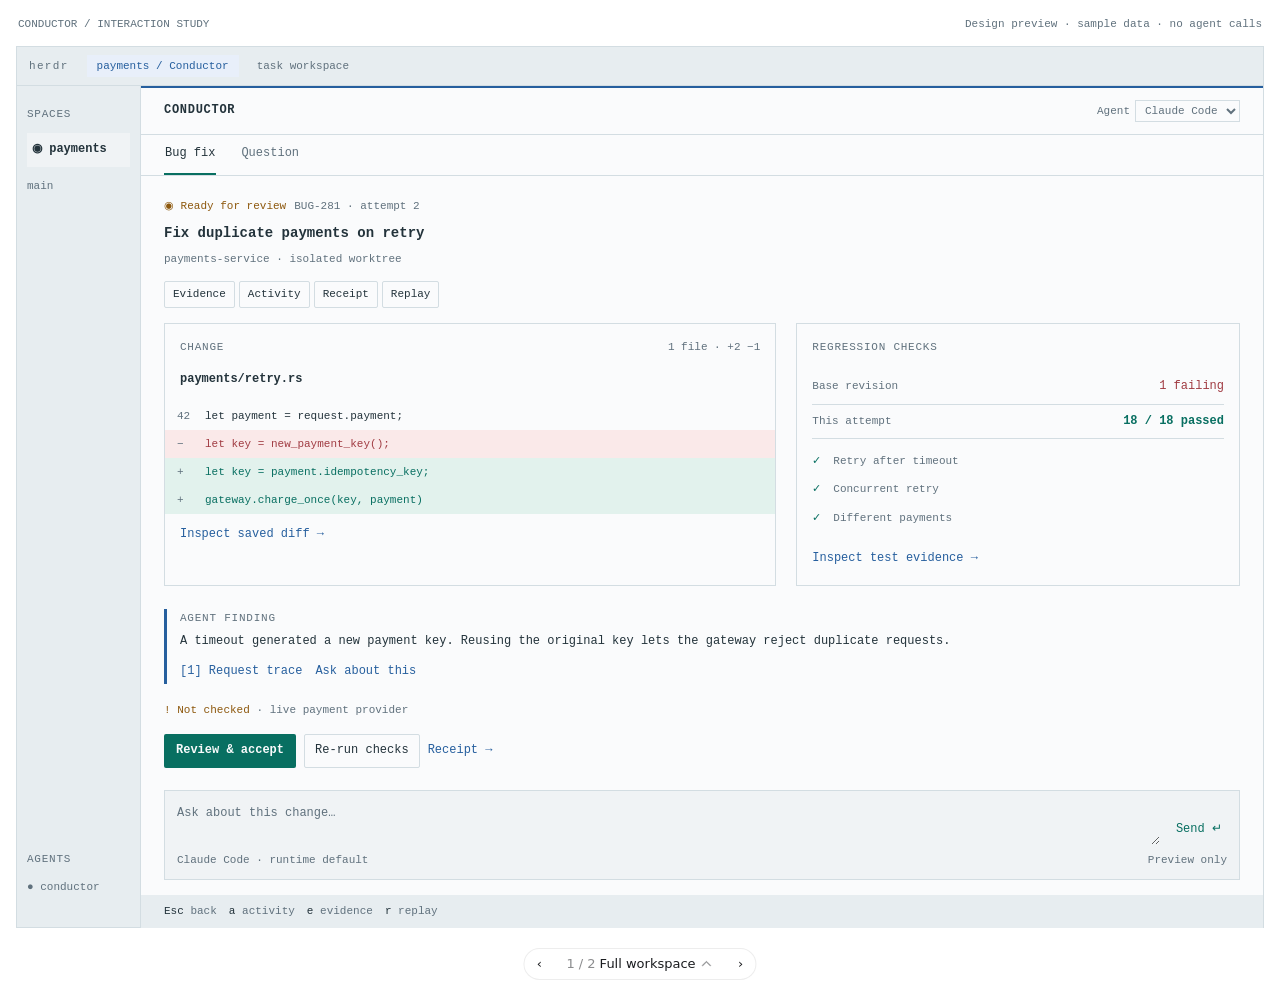
<file: docs/design/agent-workbench/prototype.html>
<!doctype html>
<html lang="en" data-visualize-standalone>
<head>
<meta charset="utf-8">
<meta name="viewport" content="width=device-width, initial-scale=1">
<meta name="referrer" content="no-referrer">
<meta http-equiv="Content-Security-Policy" content="default-src 'none'; script-src 'unsafe-inline' 'unsafe-eval' 'wasm-unsafe-eval' blob: data: https://cdnjs.cloudflare.com https://cdn.jsdelivr.net https://esm.sh https://fonts.bunny.net https://fonts.googleapis.com https://fonts.gstatic.com https://unpkg.com; style-src 'unsafe-inline' blob: data: https://cdnjs.cloudflare.com https://cdn.jsdelivr.net https://esm.sh https://fonts.bunny.net https://fonts.googleapis.com https://fonts.gstatic.com https://unpkg.com; img-src blob: data: https://cdnjs.cloudflare.com https://cdn.jsdelivr.net https://esm.sh https://fonts.bunny.net https://fonts.googleapis.com https://fonts.gstatic.com https://unpkg.com; font-src blob: data: https://cdnjs.cloudflare.com https://cdn.jsdelivr.net https://esm.sh https://fonts.bunny.net https://fonts.googleapis.com https://fonts.gstatic.com https://unpkg.com; media-src blob: data: https://cdnjs.cloudflare.com https://cdn.jsdelivr.net https://esm.sh https://fonts.bunny.net https://fonts.googleapis.com https://fonts.gstatic.com https://unpkg.com; worker-src blob:; connect-src blob: data:; frame-src 'self'; object-src 'none'; base-uri 'none'; form-action 'none'">
<title>Conductor agent workbench — design proposal</title>
<style>:root{color-scheme:light dark;background:light-dark(rgb(255 255 255), rgb(24 24 24))}html,body{margin:0}body{box-sizing:border-box;padding:1rem;background:inherit}iframe{display:block;width:100%;height:calc(100vh - 2rem);margin:0 auto;border:0}</style>
</head>
<body>
<iframe id="codex-visualization" sandbox="allow-scripts" referrerpolicy="no-referrer" title="Conductor agent workbench — design proposal" data-srcdoc="&lt;!doctype html&gt;
&lt;html lang=&quot;en&quot; data-visualize-standalone&gt;
&lt;head&gt;
&lt;meta charset=&quot;utf-8&quot;&gt;
&lt;meta name=&quot;viewport&quot; content=&quot;width=device-width, initial-scale=1&quot;&gt;
&lt;meta name=&quot;referrer&quot; content=&quot;no-referrer&quot;&gt;
&lt;meta http-equiv=&quot;Content-Security-Policy&quot; content=&quot;default-src &#x27;none&#x27;; script-src &#x27;unsafe-inline&#x27; &#x27;unsafe-eval&#x27; &#x27;wasm-unsafe-eval&#x27; blob: data: https://cdnjs.cloudflare.com https://cdn.jsdelivr.net https://esm.sh https://fonts.bunny.net https://fonts.googleapis.com https://fonts.gstatic.com https://unpkg.com; style-src &#x27;unsafe-inline&#x27; blob: data: https://cdnjs.cloudflare.com https://cdn.jsdelivr.net https://esm.sh https://fonts.bunny.net https://fonts.googleapis.com https://fonts.gstatic.com https://unpkg.com; img-src blob: data: https://cdnjs.cloudflare.com https://cdn.jsdelivr.net https://esm.sh https://fonts.bunny.net https://fonts.googleapis.com https://fonts.gstatic.com https://unpkg.com; font-src blob: data: https://cdnjs.cloudflare.com https://cdn.jsdelivr.net https://esm.sh https://fonts.bunny.net https://fonts.googleapis.com https://fonts.gstatic.com https://unpkg.com; media-src blob: data: https://cdnjs.cloudflare.com https://cdn.jsdelivr.net https://esm.sh https://fonts.bunny.net https://fonts.googleapis.com https://fonts.gstatic.com https://unpkg.com; worker-src blob:; connect-src blob: data:; frame-src &#x27;none&#x27;; object-src &#x27;none&#x27;; base-uri &#x27;none&#x27;; form-action &#x27;none&#x27;&quot;&gt;
&lt;title&gt;Conductor agent workbench — design proposal&lt;/title&gt;
&lt;style&gt;:root {
  color-scheme: light dark;
  background-color: var(
    --background,
    var(--color-background-primary, light-dark(rgb(255 255 255), rgb(24 24 24)))
  ) !important;

  /* Agent-facing contract; keep in sync with SKILL.md. */
  --background: var(
    --color-background-primary,
    light-dark(rgb(255 255 255), rgb(24 24 24))
  );
  --foreground: var(
    --color-text-primary,
    light-dark(rgb(26 28 31), rgb(255 255 255))
  );
  --card: color-mix(in oklab, var(--foreground) 5%, var(--background));
  --card-foreground: var(
    --color-text-primary,
    light-dark(rgb(26 28 31), rgb(255 255 255))
  );
  --popover: var(
    --color-background-secondary,
    light-dark(rgb(255 255 255), rgb(45 45 45))
  );
  --popover-foreground: var(
    --color-text-primary,
    light-dark(rgb(26 28 31), rgb(255 255 255))
  );
  --primary: var(
    --color-text-info,
    light-dark(rgb(51 156 255), rgb(131 195 255))
  );
  --primary-foreground: var(
    --color-text-inverse,
    light-dark(rgb(255 255 255), rgb(13 13 13))
  );
  --secondary: var(
    --color-background-secondary,
    light-dark(rgb(255 255 255 / 96%), rgb(54 54 54 / 96%))
  );
  --secondary-foreground: var(
    --color-text-primary,
    light-dark(rgb(26 28 31), rgb(255 255 255))
  );
  --muted: color-mix(in srgb, var(--foreground) 10%, transparent);
  --muted-foreground: var(
    --color-text-secondary,
    light-dark(rgb(26 28 31 / 49.4%), rgb(255 255 255 / 49.8%))
  );
  --accent: var(
    --color-background-info,
    light-dark(rgb(229 242 255), rgb(13 39 63))
  );
  --accent-foreground: var(
    --color-text-info,
    light-dark(rgb(51 156 255), rgb(131 195 255))
  );
  --destructive: var(
    --color-text-warning,
    light-dark(rgb(226 85 7), rgb(255 133 73))
  );
  --border: var(
    --color-border-secondary,
    light-dark(rgb(26 28 31 / 8%), rgb(255 255 255 / 8.2%))
  );
  --input: var(
    --color-border-primary,
    light-dark(
      rgb(26 28 31 / 11.8%),
      color-mix(in oklab, rgb(0 0 0) 10%, transparent)
    )
  );
  --ring: var(
    --color-ring-primary,
    light-dark(rgb(51 156 255), rgb(131 195 255 / 76%))
  );
  --font-size-base: var(--font-text-md-size, 14px);
  --blue: light-dark(rgb(51 156 255), rgb(51 156 255));
  --orange: light-dark(rgb(226 85 7), rgb(251 106 34));
  --green: light-dark(rgb(0 162 64), rgb(64 201 119));
  --red: light-dark(rgb(224 46 42), rgb(255 103 100));
  --purple: light-dark(rgb(146 79 247), rgb(173 123 249));
  --yellow: light-dark(rgb(255 195 0), rgb(255 210 64));
  --viz-series-1: var(--primary);
  --viz-series-2: light-dark(rgb(243 136 59), rgb(245 154 86));
  --viz-series-3: light-dark(rgb(93 201 119), rgb(116 213 139));
  --viz-series-4: light-dark(rgb(235 119 177), rgb(240 143 192));
  --viz-series-5: light-dark(rgb(155 121 236), rgb(170 145 239));
  --viz-series-6: light-dark(rgb(58 185 177), rgb(90 203 194));

  /* Internal implementation variables; not part of the agent contract. */
  --font-sans: -apple-system, system-ui, &quot;Segoe UI&quot;, sans-serif;
  --font-mono:
    ui-monospace, SFMono-Regular, &quot;SF Mono&quot;, Menlo, Consolas, &quot;Liberation Mono&quot;,
    monospace;
  --font-size-normal: max(11px, var(--font-size-base));
  --font-size-tooltip: calc(var(--font-size-base) - 1px);
  --font-size-small: max(11px, calc(var(--font-size-base) - 2px));
  --font-size-h1: calc(var(--font-size-normal) * 1.7142857143);
  --font-size-h2: calc(var(--font-size-normal) * 1.4285714286);
  --font-size-h3: calc(var(--font-size-normal) * 1.2857142857);
  --font-weight-normal: 430;
  --font-weight-medium: 500;
  --icon-size: 16px;
  --line-height-normal: calc(var(--font-size-normal) * 1.5);
  --line-height-tooltip: calc(var(--font-size-tooltip) * 1.4285714286);
  --line-height-small: calc(var(--font-size-small) + 4px);
  --corner-shape: round;
  --radius: var(--border-radius-lg, 10px);
  --radius-sm: calc(var(--radius) * 0.6);
  --radius-md: calc(var(--radius) * 0.8);
  --radius-lg: var(--radius);
  --radius-2xl: calc(var(--radius) * 1.6);
  --radius-full: 9999px;
  --shadow-sm: 0 1px 2px -1px rgb(0 0 0 / 8%);
  --checkmark-image: url(&quot;data:image/svg+xml,%3Csvg xmlns=&#x27;http://www.w3.org/2000/svg&#x27; viewBox=&#x27;0 0 17 17&#x27;%3E%3Cpath d=&#x27;M12.8961 3.64101C13.1297 3.41418 13.4984 3.37523 13.7779 3.56581C14.0571 3.75635 14.1554 4.11331 14.0299 4.41347L13.9615 4.53847L7.71151 13.7045C7.59411 13.8767 7.4063 13.9877 7.19881 14.0072C6.99136 14.0267 6.78564 13.9533 6.63826 13.806L2.88826 10.056L2.79842 9.9457C2.6192 9.67407 2.64927 9.30496 2.88826 9.06581C3.12738 8.82669 3.49647 8.79676 3.76815 8.97597L3.8785 9.06581L7.03084 12.2182L12.8053 3.74941L12.8961 3.64101Z&#x27;/%3E%3C/svg%3E&quot;);

  /* Legacy aliases; not part of the current agent contract. */
  --viz-bg: transparent;
  --viz-panel: var(--card);
  --viz-border: var(--border);
  --viz-text: var(--foreground);
  --viz-muted: var(--muted-foreground);
  --viz-accent: var(--primary);
  --viz-accent-text: var(--primary-foreground);
  --viz-accent-bg: var(--accent);
  --viz-font-size: var(--font-size-base);
  --viz-warning: var(--destructive);
}

:root[data-theme=&quot;light&quot;] {
  color-scheme: light;
}

:root[data-theme=&quot;dark&quot;] {
  color-scheme: dark;
}

* {
  box-sizing: border-box;
}

html &gt; body {
  /* Preserve MCP aliases for older inline renderers without creating :root cycles. */
  --color-background-primary: var(
    --background,
    light-dark(rgb(255 255 255), rgb(24 24 24))
  );
  --color-text-primary: var(
    --foreground,
    light-dark(rgb(26 28 31), rgb(255 255 255))
  );
  --color-border-secondary: var(
    --border,
    light-dark(rgb(26 28 31 / 8%), rgb(255 255 255 / 8.2%))
  );

  margin: 0;
  padding: var(--visualize-paint-gutter, 0px);
  color: var(--foreground);
  background: transparent !important;
  font-family: var(--font-sans) !important;
  font-size: var(--font-size-normal);
  font-weight: var(--font-weight-normal);
  line-height: var(--line-height-normal);
}

.cursor-interaction {
  cursor: var(--cursor-interaction, pointer);
}

a {
  color: color-mix(in srgb, var(--viz-accent) 80%, var(--viz-text) 20%);
  cursor: var(--cursor-interaction, pointer);
  font-weight: var(--font-weight-medium, 500);
  text-decoration: none;
  text-underline-offset: 2px;
}

a:is(:hover, :focus-visible) {
  text-decoration-line: underline;
  text-decoration-style: dashed;
  text-decoration-thickness: 0.5px;
}

h1,
h2,
h3,
h4,
h5,
h6,
p {
  margin-block: 0;
}

h1 {
  font-size: var(--font-size-h1);
  font-weight: var(--font-weight-medium);
  line-height: 1.25;
}

h2 {
  font-size: var(--font-size-h2);
  font-weight: var(--font-weight-medium);
  line-height: 1.25;
}

h3,
h4,
h5,
h6 {
  font-size: var(--font-size-h3);
  font-weight: var(--font-weight-medium);
  line-height: 1.3;
}

b,
strong,
th {
  font-weight: var(--font-weight-medium);
}

code:not(pre code) {
  display: inline;
  padding: 1px 6px;
  border-radius: var(--radius-sm);
  corner-shape: var(--corner-shape);
  background: var(--muted);
  font-family: var(--font-mono);
  font-size: 0.92em;
  overflow-wrap: anywhere;
  -webkit-box-decoration-break: clone;
  box-decoration-break: clone;
  word-break: break-word;
}

.table-responsive {
  width: 100%;
  overflow-x: auto;
  scrollbar-width: thin;
}

.table {
  width: 100%;
  border-collapse: collapse;
  color: var(--foreground);
  font: inherit;
  text-align: start;
}

.table :is(th, td) {
  padding-block: 10px;
  padding-inline: 0 24px;
  overflow-wrap: anywhere;
  border-bottom: 1px solid var(--border);
  text-align: start;
  vertical-align: top;
}

.table-responsive &gt; .table :is(th, td) {
  overflow-wrap: break-word;
}

.table :is(th, td):last-child {
  padding-inline-end: 0;
}

.table :is(caption, thead th) {
  font-weight: 600;
}

.table thead th {
  padding-block: 8px;
  border-bottom-color: color-mix(in srgb, var(--foreground) 16%, transparent);
}

.table tbody tr:last-child :is(th, td) {
  border-bottom: 0;
}

.table.table-sm :is(th, td) {
  padding-block: 6px;
}

.table.table-sm :is(th, td):not(:last-child) {
  padding-inline-end: 16px;
}

.table :is(.text-end, [align=&quot;right&quot;]) {
  text-align: end;
  font-variant-numeric: tabular-nums;
}

.table :is(.text-center, [align=&quot;center&quot;]) {
  text-align: center;
}

.table .text-nowrap {
  white-space: nowrap;
}

#widget {
  display: flex;
  flex-direction: column;
  gap: 12px;
  width: 100%;
  padding: 0;
  background: transparent !important;
}

.card {
  min-width: 0;
  padding: 12px;
  overflow: hidden;
  overflow-wrap: break-word;
  border-radius: var(--radius-2xl);
  corner-shape: var(--corner-shape);
  color: var(--card-foreground);
  background: var(--card);
}

.widget {
  min-width: 0;
  overflow: hidden;
  border: 0;
  border-radius: var(--radius-lg);
  corner-shape: var(--corner-shape);
  box-shadow: 0 0 0 0.5px var(--border-strong, var(--border));
  color: var(--foreground);
  background: var(--background);
}

#widget &gt; :not(.card, .widget, .progress) {
  width: 100% !important;
  max-width: none !important;
  margin: 0 !important;
  padding: 0 !important;
  border: 0 !important;
  border-radius: 0 !important;
  background: transparent !important;
  box-shadow: none !important;
}

.tooltip {
  position: fixed;
  z-index: 50;
  top: 0;
  left: 0;
  width: max-content;
  max-width: min(
    20rem,
    var(--tooltip-available-width, calc(100vw - 10px)),
    calc(100vw - 10px)
  );
  max-height: min(
    var(--tooltip-available-height, calc(100vh - 10px)),
    calc(100vh - 10px)
  );
  padding: 4px 8px;
  border: 1px solid var(--border);
  border-radius: var(--radius-lg);
  corner-shape: var(--corner-shape);
  color: var(--popover-foreground);
  background: var(--popover);
  box-shadow: none;
  font-size: var(--font-size-tooltip);
  line-height: var(--line-height-tooltip);
  overflow-wrap: break-word;
  white-space: normal;
  pointer-events: none;
  user-select: none;
}

.viz-grid {
  display: grid;
  grid-template-columns: repeat(auto-fit, minmax(max(180px, 24%), 1fr));
  gap: 10px;
}

.viz-stat {
  display: flex;
  flex-direction: column;
  gap: 2px;
}

.viz-stat-value {
  font-size: var(--font-size-h2);
  font-weight: var(--font-weight-medium);
  line-height: 1.25;
}

.viz-row {
  display: flex;
  flex-wrap: wrap;
  align-items: center;
  gap: 10px;
}

hr {
  width: 100%;
  height: 1px;
  margin-block: 6px;
  border: 0;
  background: var(--border);
}

.nav {
  display: flex;
  min-width: 0;
  align-items: center;
  gap: 4px;
}

.progress {
  display: flex;
  height: 8px;
  margin-block: calc((var(--line-height-normal, 1.5em) - 8px) / 2);
  overflow: hidden;
  border: 0;
  border-radius: var(--radius-full);
  background: var(--muted);
}

.progress-bar:only-child {
  border-radius: var(--radius-full);
}

.progress-bar {
  height: 100%;
  flex-shrink: 0;
  border: 0;
  background: var(--viz-series-1);
}

.viz-badge {
  padding: 3px 8px;
  border-radius: var(--radius-full);
  color: var(--accent-foreground);
  background: var(--accent);
  font-weight: var(--font-weight-medium);
}

small,
.text-small,
.viz-badge {
  font-size: var(--font-size-small);
  line-height: var(--line-height-small);
}

.text-muted {
  color: var(--muted-foreground);
}

.tabular-nums {
  font-variant-numeric: tabular-nums;
}

.sr-only {
  position: absolute;
  width: 1px;
  height: 1px;
  padding: 0;
  overflow: hidden;
  clip: rect(0, 0, 0, 0);
  white-space: nowrap;
  border: 0;
}

.viz-controls {
  display: flex;
  flex-wrap: wrap;
  align-items: center;
  gap: 8px;
}

.viz-controls &gt; .form-label {
  display: grid;
  min-width: min(100%, 260px);
  flex: 1 1 280px;
  grid-template-columns: minmax(0, 1fr) auto;
  align-items: baseline;
  gap: 2px 12px;
  margin-bottom: 0;
}

.viz-controls &gt; .form-label &gt; :is(.form-control, .form-range, .form-select) {
  grid-column: 1 / -1;
}

.btn,
.nav-link,
.form-check-input,
.form-control,
.form-range,
.form-select {
  font: inherit;
}

.btn,
.nav-link {
  appearance: button;
  display: inline-flex;
  inline-size: fit-content;
  max-inline-size: 100%;
  min-height: 28px;
  align-items: center;
  justify-content: center;
  gap: 4px;
  margin: 0;
  padding: 0 8px;
  -webkit-app-region: no-drag;
  border: 1px solid var(--input);
  border-radius: var(--radius-lg);
  corner-shape: var(--corner-shape);
  color: var(--secondary-foreground);
  background: var(--secondary);
  cursor: var(--cursor-interaction, pointer);
  text-align: center;
  text-decoration: none;
  white-space: nowrap;
  user-select: none;
  -webkit-font-smoothing: antialiased;
}

.btn:is(.btn-block, .viz-tile) {
  inline-size: 100%;
}

.btn.viz-tile {
  min-width: 0;
  overflow-wrap: anywhere;
  white-space: normal;
}

a.btn {
  cursor: var(--cursor-interaction, pointer);
  text-decoration: none;
}

.btn:not(:disabled):hover,
.nav-link:not(:disabled):not([aria-disabled=&quot;true&quot;]):hover {
  background: color-mix(in srgb, var(--foreground) 6%, var(--secondary));
}

.btn-primary {
  border-color: transparent;
  color: var(--primary-foreground);
  background: var(--foreground);
  background-clip: padding-box;
}

.btn-primary .text-muted {
  color: color-mix(in srgb, var(--primary-foreground) 50%, transparent);
}

.btn-primary:not(:disabled):hover {
  background: color-mix(in srgb, var(--foreground) 80%, transparent);
  background-clip: padding-box;
}

.btn-ghost {
  border-color: transparent;
  color: var(--muted-foreground);
  background: transparent;
}

.btn-ghost:not(:disabled):hover {
  color: var(--foreground);
  background: color-mix(in srgb, var(--foreground) 6%, var(--secondary));
}

.nav-pills .nav-link {
  min-width: 0;
  border-color: transparent;
  color: var(--muted-foreground);
  background: transparent;
}

.nav-justified .nav-link {
  flex: 1 1 0;
  overflow-wrap: anywhere;
  white-space: normal;
}

.nav-pills .nav-link.active {
  color: var(--foreground);
  background: var(--muted);
}

/* Shared preview chrome; product styles stay inside each variant. */
.viz-dotted-background {
  background-image: radial-gradient(
    circle,
    color-mix(in srgb, var(--foreground) 14%, transparent) 0.8px,
    transparent 0.8px
  );
  background-position: center;
  background-size: 16px 16px;
}

.viz-carousel {
  position: relative;
  min-width: 0;
}

.viz-carousel:has(&gt; .viz-carousel-controls) {
  min-height: calc(60px + var(--viz-carousel-picker-height, 0px));
  padding-bottom: 60px;
}

.viz-carousel &gt; [data-variant][hidden] {
  display: none !important;
}

.viz-carousel &gt; [data-variant] {
  isolation: isolate;
}

.viz-carousel-controls {
  --viz-carousel-hover: light-dark(
    color-mix(in srgb, var(--foreground) 5.4%, transparent),
    color-mix(in srgb, var(--foreground) 7.8%, transparent)
  );
  position: absolute;
  z-index: 2;
  bottom: 8px;
  left: 50%;
  display: flex;
  width: max-content;
  /* Leave room for the host&#x27;s design-controls launcher at the trailing edge. */
  max-width: calc(100% - 96px);
  align-items: center;
  gap: 0;
  padding: 0;
  border: 1px solid var(--border);
  border-radius: 16px;
  color: var(--foreground);
  background: var(--background);
  font-family: var(--font-sans);
  /* Match the settings dropdown chrome independently of the content font size. */
  font-size: 13px;
  font-weight: var(--font-weight-normal);
  line-height: 18px;
  transform: translateX(-50%);
  user-select: none;
}

/* Keep authored mockup button styles out of the shared carousel chrome. */
.viz-carousel-controls button,
.viz-carousel-picker &gt; summary {
  display: flex !important;
  height: auto !important;
  min-height: 30px;
  align-items: center !important;
  justify-content: center !important;
  gap: 4px;
  padding: 0 6px !important;
  -webkit-app-region: no-drag;
  border: 0 !important;
  border-radius: 14px !important;
  color: inherit !important;
  background: transparent !important;
  font: inherit !important;
  -webkit-tap-highlight-color: transparent;
}

.viz-carousel-controls &gt; button,
.viz-carousel-picker &gt; summary {
  position: relative;
  isolation: isolate;
}

.viz-carousel-controls &gt; button {
  --icon-size: 16px;
  width: 30px !important;
  padding: 0 !important;
}

.viz-carousel-picker &gt; summary {
  padding-inline: 12px !important;
}

.viz-carousel-controls .viz-carousel-caret {
  width: 14px;
  height: 14px;
  flex: none;
  margin: 0;
  color: inherit;
  transform: rotate(180deg);
}

.viz-carousel-controls &gt; button &gt; svg,
.viz-carousel-controls .viz-carousel-caret,
.viz-carousel-count {
  opacity: 0.5;
}

.viz-carousel-controls &gt; button::before,
.viz-carousel-picker &gt; summary::before {
  position: absolute;
  z-index: -1;
  inset: 3px;
  border-radius: 12px;
  content: &quot;&quot;;
  pointer-events: none;
}

.viz-carousel-controls &gt; button:hover::before,
.viz-carousel-picker &gt; summary:hover::before {
  background: var(--viz-carousel-hover);
}

.viz-carousel-controls &gt; button,
.viz-carousel-controls [data-lucide],
.viz-carousel-controls .lucide {
  flex-shrink: 0;
}

.viz-carousel-picker {
  min-width: 0;
}

.viz-carousel-picker &gt; summary {
  min-width: 0;
  list-style: none;
}

.viz-carousel-picker &gt; summary::-webkit-details-marker {
  display: none;
}

.viz-carousel-count {
  flex-shrink: 0;
  white-space: nowrap;
}

.viz-carousel-name {
  min-width: 0;
  overflow: hidden;
  text-overflow: ellipsis;
  white-space: nowrap;
}

.viz-carousel-options {
  position: absolute;
  right: 0;
  bottom: calc(100% + 4px);
  left: 0;
  display: flex;
  max-height: 240px;
  flex-direction: column;
  gap: 2px;
  overflow: auto;
  padding: 4px;
  border: 1px solid var(--border);
  border-radius: var(--radius-lg);
  background: var(--background);
  box-shadow: 0 4px 12px light-dark(rgb(0 0 0 / 6%), rgb(0 0 0 / 25%));
}

.viz-carousel-options &gt; button {
  border-radius: max(0px, calc(var(--radius-lg) - 5px)) !important;
  width: 100% !important;
  min-height: 28px;
  justify-content: flex-start !important;
  padding: 4px 8px !important;
  font-size: var(--font-size-small) !important;
  text-align: start;
  white-space: normal;
  overflow-wrap: anywhere;
}

.viz-carousel-options &gt; [aria-current=&quot;true&quot;],
.viz-carousel-options &gt; button:hover {
  background: var(--viz-carousel-hover) !important;
}

.btn:disabled,
.nav-link:disabled,
.nav-link[aria-disabled=&quot;true&quot;] {
  cursor: not-allowed;
  opacity: 0.4;
}

[data-lucide] {
  stroke-width: 1.6;
}

.form-label {
  display: block;
  margin-bottom: 6px;
  color: var(--foreground);
}

.form-control {
  display: block;
  width: 100%;
  min-height: 28px;
  padding: 0 8px;
  outline: none;
  border: 1px solid var(--input);
  border-radius: var(--radius-lg);
  corner-shape: var(--corner-shape);
  color: var(--foreground);
  background: var(--secondary);
}

.form-control::placeholder {
  color: var(--muted-foreground);
}

.form-control[type=&quot;file&quot;] {
  padding: 0;
  overflow: hidden;
  cursor: var(--cursor-interaction, pointer);
}

.form-control[type=&quot;file&quot;]::file-selector-button {
  min-height: 26px;
  margin-right: 8px;
  padding: 0 8px;
  border: 0;
  border-right: 1px solid var(--input);
  color: var(--secondary-foreground);
  background: var(--secondary);
  cursor: inherit;
  font: inherit;
}

.form-control[type=&quot;file&quot;]:not(:disabled):hover::file-selector-button {
  background: color-mix(in srgb, var(--foreground) 6%, var(--secondary));
}

.form-control-color[type=&quot;color&quot;] {
  width: 40px;
  height: 28px;
  padding: 3px;
  cursor: var(--cursor-interaction, pointer);
}

.form-control-color[type=&quot;color&quot;]::-webkit-color-swatch-wrapper {
  padding: 0;
}

.form-control-color[type=&quot;color&quot;]::-webkit-color-swatch {
  border: 0;
  border-radius: calc(var(--radius-lg) - 4px);
  corner-shape: var(--corner-shape);
}

textarea.form-control {
  height: auto;
  min-height: 72px;
  padding: 8px 10px;
  resize: vertical;
}

.form-control:focus-visible {
  border-color: var(--ring);
  box-shadow: inset 0 0 0 1px var(--ring);
}

.form-control:disabled,
.form-select:disabled {
  cursor: not-allowed;
  opacity: 0.4;
}

.form-select {
  appearance: none;
  display: block;
  width: 100%;
  min-height: 28px;
  margin: 0;
  padding: 0 32px 0 8px;
  outline: none;
  border: 1px solid var(--input);
  border-radius: var(--radius-lg);
  corner-shape: var(--corner-shape);
  color: var(--foreground);
  background-color: var(--secondary);
  background-image:
    linear-gradient(45deg, transparent 50%, var(--muted-foreground) 50%),
    linear-gradient(135deg, var(--muted-foreground) 50%, transparent 50%);
  background-position:
    calc(100% - 14px) 50%,
    calc(100% - 10px) 50%;
  background-repeat: no-repeat;
  background-size: 4px 4px;
  cursor: var(--cursor-interaction, default);
}

.form-select:not(:disabled):hover {
  background-color: color-mix(in srgb, var(--foreground) 6%, var(--secondary));
}

.form-select:focus-visible {
  border-color: var(--ring);
  box-shadow: inset 0 0 0 1px var(--ring);
}

.form-check {
  display: flex;
  min-height: 20px;
  align-items: center;
  gap: 6px;
}

.form-check-input {
  appearance: none;
  width: 14px;
  height: 14px;
  flex: 0 0 auto;
  margin: 0;
  border: 1px solid var(--input);
  color: var(--primary-foreground);
  background-color: transparent;
  cursor: var(--cursor-interaction, default);
  transition:
    background-color 150ms,
    border-color 150ms,
    box-shadow 150ms;
}

.form-check:not(.form-switch) .form-check-input[type=&quot;checkbox&quot;] {
  border-color: var(--input);
  border-radius: var(--radius-sm);
  corner-shape: var(--corner-shape);
  background-color: var(--secondary);
  box-shadow: var(--shadow-sm);
}

.form-check:not(.form-switch)
  .form-check-input:not(:disabled):not(:checked):hover {
  background-color: var(--card);
}

.form-check:not(.form-switch) .form-check-input[type=&quot;checkbox&quot;]:checked {
  border-color: var(--primary);
  background-color: var(--primary);
}

.form-check:not(.form-switch)
  .form-check-input[type=&quot;checkbox&quot;]:checked::before {
  display: block;
  width: 100%;
  height: 100%;
  background: var(--primary-foreground);
  content: &quot;&quot;;
  mask: var(--checkmark-image) center / 12px 12px no-repeat;
}

.form-check-input[type=&quot;radio&quot;] {
  width: 14px;
  height: 14px;
  border-radius: var(--radius-full);
}

.form-check-input[type=&quot;radio&quot;]:checked {
  border: 2px solid var(--primary);
  background:
    radial-gradient(circle, var(--primary-foreground) 0 2.5px, transparent 3px),
    var(--primary);
}

.form-check:not(.form-switch) .form-check-input:focus-visible {
  outline: 2px solid var(--ring);
  outline-offset: 2px;
}

.form-check:not(.form-switch) .form-check-input:disabled {
  cursor: not-allowed;
  pointer-events: none;
}

.form-check:not(.form-switch) .form-check-input:disabled + .form-check-label {
  cursor: not-allowed;
}

.form-switch .form-check-input:disabled,
.form-switch .form-check-input:disabled + .form-check-label {
  cursor: not-allowed;
  opacity: 0.6;
}

.form-check-label {
  color: var(--foreground);
  cursor: var(--cursor-interaction, default);
}

.form-switch .form-check-input {
  position: relative;
  width: 32px;
  height: 20px;
  border: 0;
  border-radius: var(--radius-full);
  background: var(--muted);
  box-shadow: none;
  transition: background-color 200ms cubic-bezier(0, 0, 0.2, 1);
}

.form-switch .form-check-input::before {
  position: absolute;
  top: 50%;
  left: 0;
  width: 16px;
  height: 16px;
  box-sizing: border-box;
  border: 1px solid light-dark(var(--primary-foreground), var(--foreground));
  border-radius: var(--radius-full);
  background: light-dark(var(--primary-foreground), var(--foreground));
  box-shadow: var(--shadow-sm);
  content: &quot;&quot;;
  transform: translate(2px, -50%);
  transition: transform 200ms cubic-bezier(0, 0, 0.2, 1);
}

.form-switch .form-check-input:checked {
  background: var(--primary);
}

.form-switch .form-check-input:checked::before {
  transform: translate(14px, -50%);
}

.form-switch .form-check-input:focus-visible {
  box-shadow: 0 0 0 2px var(--ring);
}

.form-range {
  appearance: none;
  display: block;
  width: 100%;
  height: 28px;
  flex: 1;
  margin: 0;
  padding: 0;
  outline: none;
  border: 0;
  accent-color: var(--primary);
  background: linear-gradient(
      color-mix(in srgb, var(--foreground) 7%, transparent),
      color-mix(in srgb, var(--foreground) 7%, transparent)
    )
    center / 100% 2px no-repeat;
}

.form-range::-webkit-slider-runnable-track {
  height: 28px;
  background: transparent;
}

.form-range::-webkit-slider-thumb {
  appearance: none;
  width: 20px;
  height: 20px;
  margin-top: 4px;
  border: 1px solid var(--border);
  border-radius: var(--radius-full);
  background: light-dark(var(--primary-foreground), var(--foreground));
}

.form-range:focus-visible::-webkit-slider-thumb {
  border-color: var(--ring);
  box-shadow: inset 0 0 0 1px var(--ring);
}

.form-range::-moz-range-track {
  height: 28px;
  background: transparent;
}

.form-range::-moz-range-thumb {
  width: 20px;
  height: 20px;
  border: 1px solid var(--border);
  border-radius: var(--radius-full);
  background: light-dark(var(--primary-foreground), var(--foreground));
}

.form-range:focus-visible::-moz-range-thumb {
  border-color: var(--ring);
  box-shadow: inset 0 0 0 1px var(--ring);
}

.form-range:disabled {
  cursor: not-allowed;
  opacity: 0.4;
}

.btn:not(.btn-primary, .viz-tile):is(
  [aria-pressed=&quot;true&quot;],
  [aria-selected=&quot;true&quot;],
  .is-selected
) {
  border-color: var(--primary);
  color: var(--primary-foreground);
  background: var(--primary);
}

.btn.viz-tile:is([aria-pressed=&quot;true&quot;], [aria-selected=&quot;true&quot;], .is-selected) {
  border-color: var(--primary);
  box-shadow: inset 0 0 0 1px var(--primary);
}

.btn:focus-visible,
.nav-link:focus-visible {
  outline: 2px solid var(--ring);
  outline-offset: 2px;
}

.viz-carousel-controls :is(button, summary):focus-visible {
  outline: 2px solid var(--ring) !important;
  outline-offset: 2px !important;
}

@media (pointer: coarse) {
  .viz-carousel:has(&gt; .viz-carousel-controls) {
    min-height: calc(76px + var(--viz-carousel-picker-height, 0px));
    padding-bottom: 76px;
  }

  .btn,
  .nav-link,
  .viz-carousel-controls button,
  .viz-carousel-picker &gt; summary,
  .form-control,
  .form-select {
    min-width: 44px;
    min-height: 44px;
  }

  /* Keep small-screen WebKit from zooming when a text field receives focus. */
  .form-control,
  .form-select {
    font-size: max(16px, var(--font-size-normal));
  }

  .form-control[type=&quot;file&quot;]::file-selector-button {
    min-width: 44px;
    min-height: 44px;
  }

  .form-control-color[type=&quot;color&quot;] {
    width: 44px;
    height: 44px;
  }

  .form-control:is(
    [type=&quot;date&quot;],
    [type=&quot;datetime-local&quot;],
    [type=&quot;month&quot;],
    [type=&quot;time&quot;],
    [type=&quot;week&quot;]
  ) {
    min-width: 0;
    max-width: 100%;
    padding-block: 8px;
  }

  .form-check {
    min-height: 44px;
    padding-inline: 15px;
  }

  .form-check-input {
    position: relative;
  }

  .form-check-input::after {
    position: absolute;
    top: 50%;
    left: 50%;
    width: 44px;
    height: 44px;
    content: &quot;&quot;;
    transform: translate(-50%, -50%);
  }

  .form-check-label {
    display: inline-flex;
    min-width: 44px;
    min-height: 44px;
    align-items: center;
  }

  .form-range {
    height: 44px;
    touch-action: pan-y;
  }

  .form-range::-webkit-slider-runnable-track {
    height: 44px;
  }

  .form-range::-moz-range-track {
    height: 44px;
  }

  .form-range::-webkit-slider-thumb {
    margin-top: 12px;
  }
}

svg {
  display: block;
  max-width: 100%;
  height: auto;
}

#widget &gt; svg {
  width: 100%;
}

/* Model-authored chart rules can otherwise stretch icons after these styles load. */
svg.lucide {
  display: block;
  width: var(--icon-size) !important;
  height: var(--icon-size) !important;
  flex: none;
  margin: 0 !important;
  stroke-width: 1.6;
}

.text-warning,
.text-destructive {
  color: var(--destructive);
}

html&gt;body{padding:0}&lt;/style&gt;
&lt;/head&gt;
&lt;body&gt;
&lt;script type=&quot;application/json&quot; id=&quot;codex-visualization-widget-state&quot;&gt;__CODEX_VISUALIZATION_WIDGET_STATE__&lt;/script&gt;
&lt;script&gt;(() =&gt; {
  const root = document.documentElement;
  const mediaQuery = globalThis.matchMedia(&quot;(prefers-color-scheme: dark)&quot;);
  const apply = Reflect.apply;
  const isArray = Array.isArray;
  const hasOwn = Object.hasOwn;
  const parentWindow = globalThis.parent;
  const stringify = JSON.stringify;
  const parse = JSON.parse;
  const encode = TextEncoder.prototype.encode.bind(new TextEncoder());
  const initialStateElement = document.getElementById(
    &quot;codex-visualization-widget-state&quot;,
  );
  const initialGlobals = parse(initialStateElement?.textContent ?? &quot;{}&quot;);
  initialStateElement?.remove();
  /** @type {Record&lt;string, unknown&gt; | null} */
  let state = initialGlobals.widgetState ?? null;
  const statePersistence = initialGlobals.statePersistence ?? &quot;none&quot;;
  let nextStateRequestId = 0;
  /** @type {Map&lt;number, { resolve: () =&gt; void; reject: (error: Error) =&gt; void; timeout: ReturnType&lt;typeof globalThis.setTimeout&gt;; serializedState: string }&gt;} */
  const pendingStateWrites = new Map();
  const persistenceError = () =&gt;
    Object.assign(
      new Error(&quot;The host could not persist the widget state update&quot;),
      {
        code: -32000,
        data: { code: &quot;widget_state_persistence_failed&quot;, retryable: false },
      },
    );
  /**
   * @param {object} prototype
   * @param {string} property
   */
  const getPrototypeGetter = (prototype, property) =&gt; {
    // oxlint-disable-next-line typescript/unbound-method -- invoked through captured Reflect.apply
    const getter = Object.getOwnPropertyDescriptor(prototype, property)?.get;
    if (getter == null) {
      throw new Error(`Missing ${property} getter`);
    }
    return getter;
  };
  const getMessageData = getPrototypeGetter(MessageEvent.prototype, &quot;data&quot;);
  const getMessagePorts = getPrototypeGetter(MessageEvent.prototype, &quot;ports&quot;);
  const getMessageSource = getPrototypeGetter(MessageEvent.prototype, &quot;source&quot;);
  // oxlint-disable-next-line typescript/unbound-method -- captured before the untrusted fragment runs
  const addHostMessageListener = MessagePort.prototype.addEventListener;
  // oxlint-disable-next-line typescript/unbound-method -- captured before the untrusted fragment runs
  const postHostMessage = MessagePort.prototype.postMessage;
  // oxlint-disable-next-line typescript/unbound-method -- captured before the untrusted fragment runs
  const startHostPort = MessagePort.prototype.start;
  // oxlint-disable-next-line typescript/unbound-method -- captured before the untrusted fragment runs
  const stopMessagePropagation = Event.prototype.stopImmediatePropagation;
  /** @type {MessagePort | null} */
  let hostPort = null;
  const postToHost = (type, payload) =&gt; {
    if (hostPort != null) {
      apply(postHostMessage, hostPort, [{ type, ...payload }]);
    }
  };
  const openExternal = ({ href }) =&gt; {
    if (globalThis.navigator.userActivation?.isActive === true) {
      postToHost(&quot;open-external&quot;, { href });
    }
  };
  const sendFollowUpMessage = ({ context, prompt, title }) =&gt; {
    if (globalThis.navigator.userActivation?.isActive === true) {
      postToHost(&quot;follow-up&quot;, { context, prompt, title });
    }
    return Promise.resolve();
  };
  /**
   * @param {Record&lt;string, unknown&gt; | ((previous: Record&lt;string, unknown&gt; | null) =&gt; Record&lt;string, unknown&gt;)} next
   * @returns {Promise&lt;void&gt;}
   */
  const setWidgetState = async (next) =&gt; {
    const nextState = typeof next === &quot;function&quot; ? next(state) : next;
    if (
      nextState == null ||
      typeof nextState !== &quot;object&quot; ||
      isArray(nextState)
    ) {
      throw new TypeError(&quot;Widget state must be a JSON object&quot;);
    }
    const inputState = stringify(
      nextState,
      (_key, /** @type {unknown} */ value) =&gt; {
        if (
          typeof value === &quot;undefined&quot; ||
          typeof value === &quot;function&quot; ||
          typeof value === &quot;symbol&quot; ||
          (typeof value === &quot;number&quot; &amp;&amp; !Number.isFinite(value))
        ) {
          throw new TypeError(&quot;Widget state must be a JSON object&quot;);
        }
        return value;
      },
    );
    const parsedState = parse(inputState);
    if (
      parsedState == null ||
      typeof parsedState !== &quot;object&quot; ||
      isArray(parsedState)
    ) {
      throw new TypeError(&quot;Widget state must be a JSON object&quot;);
    }
    const storedState = {
      modelContent: null,
      privateContent: null,
      ...parsedState,
    };
    const serializedState = stringify(storedState);
    if (encode(serializedState).length &gt; 16 * 1024) {
      throw new TypeError(
        &quot;Widget state must be a JSON object of at most 16 KiB&quot;,
      );
    }
    if (
      hasOwn(storedState, &quot;imageIds&quot;) &amp;&amp;
      (!isArray(storedState.imageIds) ||
        storedState.imageIds.some(
          (/** @type {unknown} */ id) =&gt; typeof id !== &quot;string&quot;,
        ))
    ) {
      throw new TypeError(&quot;Widget state imageIds must be an array of strings&quot;);
    }
    if (storedState.imageIds?.length &gt; 0) {
      throw Object.assign(
        new TypeError(&quot;Visualization state does not support image attachments&quot;),
        { code: -32602, data: { code: &quot;images_unsupported&quot; } },
      );
    }
    state = storedState;
    globalThis.openai.widgetState = state;
    globalThis.dispatchEvent(
      new CustomEvent(&quot;openai:set_globals&quot;, {
        detail: { globals: { widgetState: state } },
      }),
    );
    if (statePersistence === &quot;none&quot;) {
      throw persistenceError();
    }
    const id = ++nextStateRequestId;
    return new Promise((resolve, reject) =&gt; {
      const timeout = globalThis.setTimeout(() =&gt; {
        pendingStateWrites.delete(id);
        reject(persistenceError());
      }, 30_000);
      pendingStateWrites.set(id, { resolve, reject, timeout, serializedState });
      postToHost(&quot;widget-state-write&quot;, { id, state: serializedState });
    });
  };
  const syncTheme = () =&gt; {
    const theme = mediaQuery.matches ? &quot;dark&quot; : &quot;light&quot;;
    root.dataset.theme = theme;
    globalThis.openai = {
      ...globalThis.openai,
      openExternal,
      sendFollowUpMessage,
      setWidgetState,
      theme,
      visualizationStyleVariables: {},
      visualizationTheme: theme,
      widgetState: state,
      statePersistence,
      stateModelContext: &quot;none&quot;,
    };
    globalThis.dispatchEvent(
      new CustomEvent(&quot;openai:set_globals&quot;, {
        detail: { globals: globalThis.openai },
      }),
    );
  };
  const sendHeight = () =&gt; {
    postToHost(&quot;height&quot;, {
      height: Math.ceil(
        Math.max(
          document.body.scrollHeight,
          document.body.getBoundingClientRect().height,
        ),
      ),
    });
  };

  globalThis.addEventListener(
    &quot;message&quot;,
    (event) =&gt; {
      const data = apply(getMessageData, event, []);
      const ports = apply(getMessagePorts, event, []);
      const source = apply(getMessageSource, event, []);
      if (
        hostPort != null ||
        source !== parentWindow ||
        typeof data !== &quot;object&quot; ||
        data?.type !== &quot;codex-visualization-initialize&quot; ||
        !isArray(ports) ||
        ports.length !== 1
      ) {
        return;
      }
      apply(stopMessagePropagation, event, []);
      const nextHostPort = ports[0];
      try {
        apply(addHostMessageListener, nextHostPort, [
          &quot;message&quot;,
          (event) =&gt; {
            const data = apply(getMessageData, event, []);
            if (typeof data === &quot;object&quot; &amp;&amp; data?.type === &quot;measure&quot;) {
              sendHeight();
            } else if (
              typeof data === &quot;object&quot; &amp;&amp;
              data?.type === &quot;widget-state-result&quot;
            ) {
              /** @type {unknown} */
              const id = data.id;
              if (typeof id !== &quot;number&quot;) {
                return;
              }
              const pending = pendingStateWrites.get(id);
              if (pending != null) {
                pendingStateWrites.delete(id);
                globalThis.clearTimeout(pending.timeout);
                if (data.ok === true) {
                  pending.resolve();
                } else {
                  pending.reject(persistenceError());
                }
              }
            }
          },
        ]);
        apply(startHostPort, nextHostPort, []);
      } catch {
        return;
      }
      hostPort = nextHostPort;
      for (const [id, { serializedState }] of pendingStateWrites) {
        postToHost(&quot;widget-state-write&quot;, { id, state: serializedState });
      }
      sendHeight();
    },
    { capture: true },
  );
  document.currentScript?.remove();
  mediaQuery.addEventListener(&quot;change&quot;, syncTheme);
  globalThis.addEventListener(&quot;click&quot;, (event) =&gt; {
    if (event.defaultPrevented) {
      return;
    }
    let element = null;
    if (event.target instanceof globalThis.Element) {
      element = event.target;
    } else if (event.target instanceof globalThis.Node) {
      element = event.target.parentElement;
    }
    const link = element?.closest(&quot;a[href]&quot;);
    const href = link?.getAttribute(&quot;href&quot;);
    if (href == null) {
      return;
    }
    if (href.startsWith(&quot;#&quot;)) {
      let id;
      try {
        id = decodeURIComponent(href.slice(1));
      } catch {
        return;
      }
      const target = id.length === 0 ? root : document.getElementById(id);
      if (
        target == null ||
        globalThis.navigator.userActivation?.isActive !== true
      ) {
        return;
      }
      event.preventDefault();
      postToHost(&quot;scroll-to&quot;, {
        top: target.getBoundingClientRect().top + globalThis.scrollY,
      });
      return;
    }
    event.preventDefault();
    openExternal({ href });
  });
  new ResizeObserver(sendHeight).observe(document.body);
  syncTheme();
})();
&lt;/script&gt;
&lt;div id=&quot;conductor-workbench-preview&quot;&gt;
  &lt;div class=&quot;cd-preview-label&quot;&gt;&lt;span&gt;CONDUCTOR / INTERACTION STUDY&lt;/span&gt;&lt;span&gt;Design preview · sample data · no agent calls&lt;/span&gt;&lt;/div&gt;
  &lt;div class=&quot;viz-carousel&quot; aria-label=&quot;Conductor workspace layouts&quot;&gt;
    &lt;section data-variant=&quot;Full workspace&quot; aria-label=&quot;Full Conductor workspace&quot;&gt;
      &lt;div class=&quot;cd-app&quot; id=&quot;cd-full&quot; aria-label=&quot;Full workspace design&quot;&gt;&lt;/div&gt;
    &lt;/section&gt;
    &lt;section data-variant=&quot;Herdr split&quot; aria-label=&quot;Conductor in a split Herdr pane&quot; hidden&gt;
      &lt;div class=&quot;cd-app cd-split&quot; id=&quot;cd-split&quot; aria-label=&quot;Split pane design&quot;&gt;&lt;/div&gt;
    &lt;/section&gt;
  &lt;/div&gt;
&lt;/div&gt;
&lt;style&gt;
#conductor-workbench-preview{--cd-bg:light-dark(#fafbfc,#171b20);--cd-surface:light-dark(#f0f3f5,#1d232a);--cd-deep:light-dark(#e7edf0,#13171b);--cd-text:light-dark(#23333b,#e1e7eb);--cd-muted:light-dark(#60717d,#93a4af);--cd-line:light-dark(#d3dde2,#343e47);--cd-accent:light-dark(#086f61,#82d9c2);--cd-accent-bg:light-dark(#e2f2ed,#20352f);--cd-blue:light-dark(#265f9e,#8fbafa);--cd-blue-bg:light-dark(#e8effa,#233047);--cd-amber:light-dark(#8d580d,#e9bd74);--cd-amber-bg:light-dark(#faf0da,#342d20);--cd-red:light-dark(#a03b42,#f1969d);--cd-red-bg:light-dark(#fae9e9,#362429);color-scheme:light dark;width:100%;min-width:0}
#conductor-workbench-preview .cd-preview-label{display:flex;flex-wrap:wrap;justify-content:space-between;gap:6px 20px;font:11px/1.6 ui-monospace,SFMono-Regular,Consolas,monospace;color:var(--cd-muted);padding:0 2px 12px}
#conductor-workbench-preview .cd-app{background:var(--cd-bg);color:var(--cd-text);font:12px/1.65 ui-monospace,SFMono-Regular,Consolas,monospace;border:1px solid var(--cd-line);min-height:860px;display:flex;flex-direction:column;--cd-pad:23px}
#conductor-workbench-preview .cd-app *{box-sizing:border-box;min-width:0}
#conductor-workbench-preview .cd-app button,#conductor-workbench-preview .cd-app input,#conductor-workbench-preview .cd-app textarea,#conductor-workbench-preview .cd-app select{font:inherit;color:inherit}
#conductor-workbench-preview .cd-app button{border:0;border-radius:2px;background:transparent;text-align:left;padding:5px 8px;overflow-wrap:anywhere;touch-action:manipulation}
#conductor-workbench-preview .cd-app button:hover{background:var(--cd-surface)}
#conductor-workbench-preview .cd-app button:disabled{opacity:.55}
#conductor-workbench-preview .cd-app button.cd-primary{background:var(--cd-accent);color:var(--cd-bg);font-weight:600;padding:7px 12px}
#conductor-workbench-preview .cd-app button.cd-outline{border:1px solid var(--cd-line);padding:6px 10px}
#conductor-workbench-preview .cd-app button.cd-link{color:var(--cd-blue);padding:2px 0}
#conductor-workbench-preview .cd-app strong{font-weight:600}
#conductor-workbench-preview .cd-app p{margin:0 0 12px;overflow-wrap:anywhere}
#conductor-workbench-preview .cd-app h2{font:600 14px/1.6 ui-monospace,SFMono-Regular,Consolas,monospace;margin:0 0 6px;overflow-wrap:anywhere}
#conductor-workbench-preview .cd-app h3{font:600 12px/1.7 ui-monospace,SFMono-Regular,Consolas,monospace;margin:0}
#conductor-workbench-preview .cd-small{font-size:11px;color:var(--cd-muted)}
#conductor-workbench-preview .cd-kicker{color:var(--cd-muted);font-size:11px;letter-spacing:.07em;text-transform:uppercase}
#conductor-workbench-preview .cd-accent{color:var(--cd-accent)}
#conductor-workbench-preview .cd-blue{color:var(--cd-blue)}
#conductor-workbench-preview .cd-amber{color:var(--cd-amber)}
#conductor-workbench-preview .cd-red{color:var(--cd-red)}
#conductor-workbench-preview .cd-shellbar{display:flex;align-items:center;gap:18px;background:var(--cd-deep);border-bottom:1px solid var(--cd-line);padding:8px 12px;min-height:37px;font-size:11px}
#conductor-workbench-preview .cd-brand{letter-spacing:.12em;color:var(--cd-muted)}
#conductor-workbench-preview .cd-shellbar .cd-active-tab{color:var(--cd-blue);background:var(--cd-blue-bg);padding:2px 10px}
#conductor-workbench-preview .cd-shell{flex:1;display:grid;grid-template-columns:124px minmax(0,1fr)}
#conductor-workbench-preview .cd-sidebar{background:var(--cd-deep);border-right:1px solid var(--cd-line);padding:19px 10px;display:flex;flex-direction:column;gap:10px}
#conductor-workbench-preview .cd-sidebar .cd-project{padding:7px 5px;background:var(--cd-surface);font-weight:600}
#conductor-workbench-preview .cd-sidebar .cd-aside-bottom{margin-top:auto;padding-top:24px}
#conductor-workbench-preview .cd-shell-content{display:grid;grid-template-columns:minmax(0,1fr)}
#conductor-workbench-preview .cd-split .cd-shell-content{grid-template-columns:minmax(0,1.12fr) minmax(0,.82fr)}
#conductor-workbench-preview .cd-pane{container-type:inline-size;container-name:pane;position:relative;border-top:2px solid var(--cd-blue);display:flex;flex-direction:column}
#conductor-workbench-preview .cd-pane-head{display:flex;align-items:center;justify-content:space-between;gap:8px;flex-wrap:wrap;padding:12px var(--cd-pad);border-bottom:1px solid var(--cd-line)}
#conductor-workbench-preview .cd-wordmark{font-weight:600;letter-spacing:.06em}
#conductor-workbench-preview .cd-agent{display:flex;align-items:center;gap:5px;color:var(--cd-muted);font-size:11px}
#conductor-workbench-preview .cd-agent select{border:1px solid var(--cd-line);background:var(--cd-bg);padding:3px 5px;max-width:126px}
#conductor-workbench-preview .cd-tabs{display:flex;gap:8px;padding:0 var(--cd-pad);border-bottom:1px solid var(--cd-line)}
#conductor-workbench-preview .cd-tabs button{padding:9px 1px;border-bottom:2px solid transparent;border-radius:0;margin-right:16px;color:var(--cd-muted)}
#conductor-workbench-preview .cd-tabs button[aria-pressed=true]{color:var(--cd-text);border-bottom-color:var(--cd-accent)}
#conductor-workbench-preview .cd-tasktop{padding:21px var(--cd-pad) 13px}
#conductor-workbench-preview .cd-statusrow{display:flex;align-items:center;gap:8px;flex-wrap:wrap;margin-bottom:7px;font-size:11px}
#conductor-workbench-preview .cd-taskmeta{color:var(--cd-muted);font-size:11px}
#conductor-workbench-preview .cd-toolbar{display:flex;align-items:center;flex-wrap:wrap;gap:4px;padding:0 var(--cd-pad) 15px}
#conductor-workbench-preview .cd-toolbar button{font-size:11px;border:1px solid var(--cd-line);padding:3px 8px}
#conductor-workbench-preview .cd-toolbar button[aria-pressed=true]{color:var(--cd-blue);background:var(--cd-blue-bg);border-color:var(--cd-blue)}
#conductor-workbench-preview .cd-work{display:grid;grid-template-columns:minmax(0,1fr);flex:1;align-content:start}
#conductor-workbench-preview .cd-work.cd-inspecting{grid-template-columns:minmax(0,1fr) 260px}
#conductor-workbench-preview .cd-result{padding:0 var(--cd-pad) 22px;min-height:414px}
#conductor-workbench-preview .cd-result-grid{display:grid;grid-template-columns:minmax(0,1.38fr) minmax(0,1fr);gap:20px}
#conductor-workbench-preview .cd-panel{border:1px solid var(--cd-line);padding:14px 15px;margin-bottom:16px;background:var(--cd-bg)}
#conductor-workbench-preview .cd-panel-label{display:flex;justify-content:space-between;gap:8px;align-items:center;flex-wrap:wrap;margin-bottom:14px}
#conductor-workbench-preview .cd-diff{margin:12px -15px 9px;font-size:11px;overflow-wrap:anywhere}
#conductor-workbench-preview .cd-code-line{padding:5px 12px;display:grid;grid-template-columns:20px minmax(0,1fr);gap:8px;line-height:1.65}
#conductor-workbench-preview .cd-code-line i{font-style:normal;color:var(--cd-muted)}
#conductor-workbench-preview .cd-minus{color:var(--cd-red);background:var(--cd-red-bg)}
#conductor-workbench-preview .cd-plus{color:var(--cd-accent);background:var(--cd-accent-bg)}
#conductor-workbench-preview .cd-check-row{display:flex;justify-content:space-between;gap:10px;padding:7px 0;border-bottom:1px solid var(--cd-line)}
#conductor-workbench-preview .cd-check-list{margin:8px 0 15px}
#conductor-workbench-preview .cd-check-list button{display:grid;grid-template-columns:16px 1fr;width:100%;padding:5px 0;gap:5px;font-size:11px;color:var(--cd-muted)}
#conductor-workbench-preview .cd-finding{display:grid;grid-template-columns:3px minmax(0,1fr);gap:13px;margin:7px 0 17px}
#conductor-workbench-preview .cd-finding::before{content:&quot;&quot;;background:var(--cd-blue)}
#conductor-workbench-preview .cd-finding p{margin:4px 0 8px}
#conductor-workbench-preview .cd-actions{display:flex;gap:8px;align-items:center;flex-wrap:wrap;margin-top:15px}
#conductor-workbench-preview .cd-actions-inline{display:flex;gap:13px;align-items:center;flex-wrap:wrap}
#conductor-workbench-preview .cd-inspector{background:var(--cd-surface);border-left:1px solid var(--cd-line);padding:0 16px 22px;align-self:stretch;overflow-wrap:anywhere}
#conductor-workbench-preview .cd-inspector-head{display:flex;justify-content:space-between;align-items:center;gap:8px;padding:12px 0 14px;border-bottom:1px solid var(--cd-line);margin-bottom:16px}
#conductor-workbench-preview .cd-inspector pre{font:11px/1.7 ui-monospace,SFMono-Regular,Consolas,monospace;white-space:pre-wrap;overflow-wrap:anywhere;padding:12px;background:var(--cd-deep);border-left:2px solid var(--cd-line);margin:12px 0}
#conductor-workbench-preview .cd-keyvalue{display:flex;justify-content:space-between;gap:15px;margin:7px 0;font-size:11px}
#conductor-workbench-preview .cd-keyvalue span:first-child{color:var(--cd-muted)}
#conductor-workbench-preview .cd-rule{border:0;border-top:1px solid var(--cd-line);margin:16px 0}
#conductor-workbench-preview .cd-history-item{display:grid;grid-template-columns:15px minmax(0,1fr);gap:8px;padding:0 0 15px;margin-left:2px}
#conductor-workbench-preview .cd-history-item button{padding:0;width:100%}
#conductor-workbench-preview .cd-history-item small{display:block;font-size:11px;color:var(--cd-muted)}
#conductor-workbench-preview .cd-composer{margin:auto var(--cd-pad) 15px;border:1px solid var(--cd-line);background:var(--cd-surface);padding:10px 12px}
#conductor-workbench-preview .cd-context{display:flex;align-items:center;justify-content:space-between;gap:8px;color:var(--cd-blue);font-size:11px;margin-bottom:7px}
#conductor-workbench-preview .cd-compose-row{display:flex;align-items:flex-end;gap:8px}
#conductor-workbench-preview .cd-app textarea{background:transparent;border:0;resize:vertical;width:100%;min-height:41px;max-height:160px;padding:3px 0;line-height:1.6}
#conductor-workbench-preview .cd-app textarea::placeholder{color:var(--cd-muted)}
#conductor-workbench-preview .cd-compose-row button{color:var(--cd-accent);white-space:nowrap}
#conductor-workbench-preview .cd-composer-foot{display:flex;gap:8px;justify-content:space-between;flex-wrap:wrap;color:var(--cd-muted);font-size:11px;margin-top:6px}
#conductor-workbench-preview .cd-footer{display:flex;gap:12px;flex-wrap:wrap;color:var(--cd-muted);background:var(--cd-deep);font-size:11px;padding:7px var(--cd-pad)}
#conductor-workbench-preview .cd-footer kbd{font:inherit;color:var(--cd-text)}
#conductor-workbench-preview .cd-choice{display:flex;gap:10px;align-items:flex-start;padding:11px 10px;border:1px solid var(--cd-line);margin:7px 0;background:var(--cd-bg)}
#conductor-workbench-preview .cd-choice:has(input:checked){border-color:var(--cd-accent);background:var(--cd-accent-bg)}
#conductor-workbench-preview .cd-choice input{margin-top:4px;accent-color:var(--cd-accent)}
#conductor-workbench-preview .cd-choice small{display:block;font-size:11px;color:var(--cd-muted);margin-top:2px}
#conductor-workbench-preview .cd-app input[type=text]{border:1px solid var(--cd-line);padding:8px 10px;background:var(--cd-bg);width:100%;margin-top:7px}
#conductor-workbench-preview .cd-field{display:block;font-size:11px;color:var(--cd-muted);margin-top:13px}
#conductor-workbench-preview .cd-review{margin-top:14px;padding:13px;background:var(--cd-surface);border-left:2px solid var(--cd-amber)}
#conductor-workbench-preview .cd-feedback{padding:12px 14px;background:var(--cd-blue-bg);border-left:2px solid var(--cd-blue);margin-bottom:14px;font-size:11px}
#conductor-workbench-preview .cd-error{padding:12px 14px;background:var(--cd-red-bg);border-left:2px solid var(--cd-red);margin-bottom:16px}
#conductor-workbench-preview .cd-path{display:flex;flex-direction:column;gap:14px;padding:17px 0 8px}
#conductor-workbench-preview .cd-step{display:grid;grid-template-columns:20px 1fr;gap:7px}
#conductor-workbench-preview .cd-meter{display:flex;gap:3px;align-items:center;margin-top:13px}
#conductor-workbench-preview .cd-meter span{height:4px;flex:1;background:var(--cd-line)}
#conductor-workbench-preview .cd-meter span.cd-filled{background:var(--cd-accent)}
#conductor-workbench-preview .cd-run-window{background:var(--cd-accent-bg);border-left:3px solid var(--cd-accent);padding:15px 16px;margin-bottom:18px}
#conductor-workbench-preview .cd-run-window .cd-time{font-weight:600;letter-spacing:.03em;color:var(--cd-accent);margin:6px 0}
#conductor-workbench-preview .cd-metrics{display:grid;grid-template-columns:repeat(3,minmax(0,1fr));gap:10px;margin:12px 0 0}
#conductor-workbench-preview .cd-metrics .cd-value{font-weight:600;display:block}
#conductor-workbench-preview .cd-forecast{border-bottom:1px solid var(--cd-line);padding-bottom:14px;margin-bottom:15px}
#conductor-workbench-preview .cd-chart{width:100%;height:150px;display:block;margin-top:10px}
#conductor-workbench-preview .cd-chart text{fill:var(--cd-muted);font:11px ui-monospace,SFMono-Regular,Consolas,monospace}
#conductor-workbench-preview .cd-hours{display:grid;grid-template-columns:repeat(4,minmax(0,1fr));gap:5px;margin-top:8px}
#conductor-workbench-preview .cd-hours button{border:1px solid var(--cd-line);text-align:center;font-size:11px;padding:6px 2px}
#conductor-workbench-preview .cd-hours button[aria-pressed=true]{border-color:var(--cd-accent);color:var(--cd-accent);background:var(--cd-accent-bg)}
#conductor-workbench-preview .cd-source-line{font-size:11px;color:var(--cd-muted);display:flex;gap:8px;justify-content:space-between;flex-wrap:wrap;margin-top:12px}
#conductor-workbench-preview .cd-agent-pane{border-left:1px solid var(--cd-line);background:var(--cd-deep);padding:12px 16px;color:var(--cd-muted);font-size:11px}
#conductor-workbench-preview .cd-agent-pane pre{font:inherit;line-height:1.9;white-space:pre-wrap;overflow-wrap:anywhere;margin-top:22px}
#conductor-workbench-preview .cd-agent-pane .cd-command{color:var(--cd-text)}
#conductor-workbench-preview .cd-agent-note{margin-top:26px;border-top:1px solid var(--cd-line);padding-top:15px}
#conductor-workbench-preview .cd-artifact-tabs{display:none;gap:10px;margin-bottom:12px}#conductor-workbench-preview .cd-artifact-tabs button{border-bottom:2px solid transparent;border-radius:0;font-size:11px;padding:5px 0}#conductor-workbench-preview .cd-artifact-tabs button[aria-pressed=true]{color:var(--cd-accent);border-bottom-color:var(--cd-accent)}
@container pane (max-width:680px){#conductor-workbench-preview .cd-artifact-tabs{display:flex}#conductor-workbench-preview .cd-result-grid[data-focus=changes] .cd-panel:last-child{display:none}#conductor-workbench-preview .cd-result-grid[data-focus=checks] .cd-panel:first-child{display:none}#conductor-workbench-preview .cd-result-grid{grid-template-columns:1fr}#conductor-workbench-preview .cd-work.cd-inspecting{grid-template-columns:1fr}#conductor-workbench-preview .cd-inspecting .cd-result{display:none}#conductor-workbench-preview .cd-inspector{border-left:0;border-top:1px solid var(--cd-line);min-height:414px;padding:0 var(--cd-pad) 22px}#conductor-workbench-preview .cd-result-grid .cd-panel{margin-bottom:8px}}
@media(max-width:800px){#conductor-workbench-preview .cd-shell{grid-template-columns:95px minmax(0,1fr)}#conductor-workbench-preview .cd-app{--cd-pad:16px}#conductor-workbench-preview .cd-sidebar{font-size:11px}#conductor-workbench-preview .cd-split .cd-shell-content{grid-template-columns:minmax(0,1fr)}#conductor-workbench-preview .cd-split .cd-agent-pane{border-left:0;border-top:1px solid var(--cd-line)}#conductor-workbench-preview .cd-agent-pane pre{margin-top:12px}#conductor-workbench-preview .cd-agent-pane .cd-agent-note{margin-top:10px}}
@media(max-width:520px){#conductor-workbench-preview .cd-sidebar{display:none}#conductor-workbench-preview .cd-shell{grid-template-columns:minmax(0,1fr)}#conductor-workbench-preview .cd-app{--cd-pad:13px;min-height:990px}#conductor-workbench-preview .cd-tabs{gap:4px}#conductor-workbench-preview .cd-tabs button{margin-right:10px}#conductor-workbench-preview .cd-pane-head{padding-top:9px;padding-bottom:9px}#conductor-workbench-preview .cd-preview-label{font-size:11px}#conductor-workbench-preview .cd-shellbar{gap:8px;flex-wrap:wrap}#conductor-workbench-preview .cd-metrics{grid-template-columns:repeat(2,minmax(0,1fr))}#conductor-workbench-preview .cd-agent-pane{padding:14px}#conductor-workbench-preview .cd-keyvalue{flex-wrap:wrap;gap:2px 10px}#conductor-workbench-preview .cd-result{min-height:414px}}
@media(pointer:coarse){#conductor-workbench-preview .cd-app button,#conductor-workbench-preview .cd-agent select{min-height:44px}#conductor-workbench-preview .cd-app input[type=text],#conductor-workbench-preview .cd-app textarea{font-size:16px}}
&lt;/style&gt;
&lt;script&gt;
(() =&gt; {
  const root = document.getElementById(&#x27;conductor-workbench-preview&#x27;);
  const escape = value =&gt; String(value).replace(/[&amp;&lt;&gt;&quot;&#x27;]/g, c =&gt; ({&#x27;&amp;&#x27;:&#x27;&amp;amp;&#x27;,&#x27;&lt;&#x27;:&#x27;&amp;lt;&#x27;,&#x27;&gt;&#x27;:&#x27;&amp;gt;&#x27;,&#x27;&quot;&#x27;:&#x27;&amp;quot;&#x27;,&quot;&#x27;&quot;:&#x27;&amp;#39;&#x27;}[c]));
  const phases = [&#x27;Working&#x27;,&#x27;Clarification&#x27;,&#x27;Failure&#x27;,&#x27;Complete&#x27;];
  const agents = [&#x27;Claude Code&#x27;,&#x27;Pi&#x27;,&#x27;Codex&#x27;,&#x27;Amp&#x27;];
  const initial = () =&gt; ({task:&#x27;bug&#x27;,phase:&#x27;Complete&#x27;,agent:&#x27;Claude Code&#x27;,panel:null,choice:0,hour:0,context:&#x27;&#x27;,draft:&#x27;&#x27;,sent:&#x27;&#x27;,accepted:false,review:false,reviewNote:&#x27;&#x27;,notice:&#x27;&#x27;,stopped:false,focusArtifact:&#x27;changes&#x27;});
  const saved = window.openai?.widgetState?.privateContent || {};
  let stateRevision = Number(saved.revision) || 0;
  const models = [&#x27;full&#x27;,&#x27;split&#x27;].map(id =&gt; ({id, el:document.getElementById(&#x27;cd-&#x27;+id), s:{...initial(),...(saved[id] || {})}, timer:null}));
  for (const m of models) { if(![&#x27;bug&#x27;,&#x27;question&#x27;].includes(m.s.task)) m.s.task=&#x27;bug&#x27;; if(!phases.includes(m.s.phase)) m.s.phase=&#x27;Complete&#x27;; if(!agents.includes(m.s.agent)) m.s.agent=&#x27;Claude Code&#x27;; }
  function persist(){ const data={revision:++stateRevision}; for(const m of models){const {draft,reviewNote,...rest}=m.s;data[m.id]=rest;} window.openai?.setWidgetState({modelContent:{prototype:&#x27;Conductor workbench&#x27;,layouts:[&#x27;Full workspace&#x27;,&#x27;Herdr split&#x27;]},privateContent:data}).catch(()=&gt;{}); }
  const btn=(action,label,cls=&#x27;&#x27;,attrs=&#x27;&#x27;)=&gt;`&lt;button type=&quot;button&quot; class=&quot;cursor-interaction ${cls}&quot; data-action=&quot;${action}&quot; ${attrs}&gt;${label}&lt;/button&gt;`;
  const kv=(k,v)=&gt;`&lt;div class=&quot;cd-keyvalue&quot;&gt;&lt;span&gt;${k}&lt;/span&gt;&lt;span&gt;${v}&lt;/span&gt;&lt;/div&gt;`;
  function steps(m){const bug=m.s.task===&#x27;bug&#x27;;return `&lt;div class=&quot;cd-path&quot;&gt;&lt;div class=&quot;cd-step&quot;&gt;&lt;span class=&quot;cd-accent&quot;&gt;✓&lt;/span&gt;&lt;div&gt;${bug?&#x27;Read retry handler&#x27;:&#x27;Located Los Angeles, CA&#x27;}&lt;div class=&quot;cd-small&quot;&gt;${bug?&#x27;payments/retry.rs · 86 lines&#x27;:&#x27;Timezone · America/Los_Angeles&#x27;}&lt;/div&gt;&lt;/div&gt;&lt;/div&gt;&lt;div class=&quot;cd-step&quot;&gt;&lt;span class=&quot;cd-accent&quot;&gt;✓&lt;/span&gt;&lt;div&gt;${bug?&#x27;Reproduced duplicate charge&#x27;:&#x27;Loaded the hourly forecast&#x27;}&lt;div class=&quot;cd-small&quot;&gt;${bug?&#x27;1 regression test failed on the base revision&#x27;:&#x27;Sample forecast · 12 hourly records&#x27;}&lt;/div&gt;&lt;/div&gt;&lt;/div&gt;&lt;div class=&quot;cd-step&quot;&gt;&lt;span class=&quot;cd-blue&quot;&gt;●&lt;/span&gt;&lt;div&gt;${bug?&#x27;Checking the proposed fix&#x27;:&#x27;Comparing morning and afternoon&#x27;}&lt;div class=&quot;cd-small&quot;&gt;${bug?&#x27;cargo test --test payment_retry&#x27;:&#x27;Temperature, wind, and rain probability&#x27;}&lt;/div&gt;&lt;/div&gt;&lt;/div&gt;&lt;/div&gt;`;}
  function forecast(m){return `&lt;svg class=&quot;cd-chart&quot; role=&quot;img&quot; aria-label=&quot;Illustrative hourly temperature in Los Angeles: 17 degrees at 6 AM, peaking at 29 at 2 PM, then 24 at 6 PM&quot;&gt;&lt;/svg&gt;`;}
  function drawCharts(m){const svg=m.el.querySelector(&#x27;.cd-chart&#x27;);if(!svg)return;const w=svg.getBoundingClientRect().width;if(w&lt;1)return;const values=[17,19,23,27,29,28,24],selected=[0,2,4,6][m.s.hour],x=i=&gt;24+i*(w-48)/6,y=v=&gt;112-(v-15)*5;svg.setAttribute(&#x27;viewBox&#x27;,`0 0 ${w} 150`);svg.innerHTML=`&lt;rect x=&quot;14&quot; y=&quot;20&quot; width=&quot;${(w-48)/6*1.65}&quot; height=&quot;105&quot; fill=&quot;var(--cd-accent-bg)&quot;/&gt;&lt;line x1=&quot;16&quot; x2=&quot;${w-16}&quot; y1=&quot;125&quot; y2=&quot;125&quot; stroke=&quot;var(--cd-line)&quot;/&gt;&lt;polyline points=&quot;${values.map((v,i)=&gt;`${x(i)},${y(v)}`).join(&#x27; &#x27;)}&quot; fill=&quot;none&quot; stroke=&quot;var(--cd-accent)&quot; stroke-width=&quot;2&quot;/&gt;${values.map((v,i)=&gt;`&lt;circle cx=&quot;${x(i)}&quot; cy=&quot;${y(v)}&quot; r=&quot;${i===selected?4:2}&quot; fill=&quot;var(--cd-accent)&quot;/&gt;&lt;text x=&quot;${x(i)}&quot; y=&quot;${y(v)-12}&quot; text-anchor=&quot;middle&quot;&gt;${v}°&lt;/text&gt;`).join(&#x27;&#x27;)}${[0,2,4,6].map(i=&gt;`&lt;text x=&quot;${x(i)}&quot; y=&quot;145&quot; text-anchor=&quot;middle&quot;&gt;${String(6+i*2).padStart(2,&#x27;0&#x27;)}&lt;/text&gt;`).join(&#x27;&#x27;)}`;}
  function bugResult(m){const s=m.s,failed=s.phase===&#x27;Failure&#x27;;return `${failed?`&lt;div class=&quot;cd-error&quot;&gt;&lt;strong&gt;Concurrent retries still create two charges.&lt;/strong&gt;&lt;div class=&quot;cd-small&quot;&gt;Attempt 1 · fix preserved · 17 passed, 1 failed&lt;/div&gt;&lt;/div&gt;`:&#x27;&#x27;}&lt;nav class=&quot;cd-artifact-tabs&quot; aria-label=&quot;Result views&quot;&gt;${btn(&#x27;artifact-changes&#x27;,&#x27;Change&#x27;,&#x27;&#x27;,`aria-pressed=&quot;${s.focusArtifact===&#x27;changes&#x27;}&quot;`)}${btn(&#x27;artifact-checks&#x27;,failed?&#x27;Checks · 1 failed&#x27;:&#x27;Checks · 18 passed&#x27;,&#x27;&#x27;,`aria-pressed=&quot;${s.focusArtifact===&#x27;checks&#x27;}&quot;`)}&lt;/nav&gt;&lt;div class=&quot;cd-result-grid&quot; data-focus=&quot;${s.focusArtifact}&quot;&gt;&lt;section class=&quot;cd-panel&quot;&gt;&lt;div class=&quot;cd-panel-label&quot;&gt;&lt;span class=&quot;cd-kicker&quot;&gt;${failed?&#x27;Proposed change&#x27;:&#x27;Change&#x27;}&lt;/span&gt;&lt;span class=&quot;cd-small&quot;&gt;1 file · +2 −1&lt;/span&gt;&lt;/div&gt;&lt;strong&gt;payments/retry.rs&lt;/strong&gt;&lt;div class=&quot;cd-diff&quot;&gt;&lt;div class=&quot;cd-code-line&quot;&gt;&lt;i&gt;42&lt;/i&gt;&lt;span&gt;let payment = request.payment;&lt;/span&gt;&lt;/div&gt;&lt;div class=&quot;cd-code-line cd-minus&quot;&gt;&lt;i&gt;−&lt;/i&gt;&lt;span&gt;let key = new_payment_key();&lt;/span&gt;&lt;/div&gt;&lt;div class=&quot;cd-code-line cd-plus&quot;&gt;&lt;i&gt;+&lt;/i&gt;&lt;span&gt;${failed?&#x27;let key = cache.get(payment.id);&#x27;:&#x27;let key = payment.idempotency_key;&#x27;}&lt;/span&gt;&lt;/div&gt;&lt;div class=&quot;cd-code-line cd-plus&quot;&gt;&lt;i&gt;+&lt;/i&gt;&lt;span&gt;${failed?&#x27;cache.put(payment.id, key);&#x27;:&#x27;gateway.charge_once(key, payment)&#x27;}&lt;/span&gt;&lt;/div&gt;&lt;/div&gt;${btn(&#x27;evidence-diff&#x27;,&#x27;Inspect saved diff →&#x27;,&#x27;cd-link&#x27;)}&lt;/section&gt;&lt;section class=&quot;cd-panel&quot;&gt;&lt;div class=&quot;cd-panel-label&quot;&gt;&lt;span class=&quot;cd-kicker&quot;&gt;Regression checks&lt;/span&gt;&lt;/div&gt;&lt;div class=&quot;cd-check-row&quot;&gt;&lt;span class=&quot;cd-small&quot;&gt;Base revision&lt;/span&gt;&lt;span class=&quot;cd-red&quot;&gt;1 failing&lt;/span&gt;&lt;/div&gt;&lt;div class=&quot;cd-check-row&quot;&gt;&lt;span class=&quot;cd-small&quot;&gt;This attempt&lt;/span&gt;&lt;strong class=&quot;${failed?&#x27;cd-red&#x27;:&#x27;cd-accent&#x27;}&quot;&gt;${failed?&#x27;17 / 18&#x27;:&#x27;18 / 18&#x27;} passed&lt;/strong&gt;&lt;/div&gt;&lt;div class=&quot;cd-check-list&quot;&gt;${btn(&#x27;evidence-test&#x27;,`&lt;span class=&quot;cd-accent&quot;&gt;✓&lt;/span&gt;&lt;span&gt;Retry after timeout&lt;/span&gt;`)}${btn(&#x27;evidence-test&#x27;,`&lt;span class=&quot;${failed?&#x27;cd-red&#x27;:&#x27;cd-accent&#x27;}&quot;&gt;${failed?&#x27;×&#x27;:&#x27;✓&#x27;}&lt;/span&gt;&lt;span&gt;Concurrent retry&lt;/span&gt;`)}${btn(&#x27;evidence-test&#x27;,&#x27;&lt;span class=&quot;cd-accent&quot;&gt;✓&lt;/span&gt;&lt;span&gt;Different payments&lt;/span&gt;&#x27;)}&lt;/div&gt;${btn(&#x27;evidence-test&#x27;,&#x27;Inspect test evidence →&#x27;,&#x27;cd-link&#x27;)}&lt;/section&gt;&lt;/div&gt;&lt;div class=&quot;cd-finding&quot;&gt;&lt;div&gt;&lt;span class=&quot;cd-kicker&quot;&gt;${failed?&#x27;Unresolved&#x27;:&#x27;Agent finding&#x27;}&lt;/span&gt;&lt;p&gt;${failed?&#x27;The cache read and write are separate. Two requests can both miss the cache.&#x27;:&#x27;A timeout generated a new payment key. Reusing the original key lets the gateway reject duplicate requests.&#x27;}&lt;/p&gt;&lt;div class=&quot;cd-actions-inline&quot;&gt;${btn(&#x27;evidence-trace&#x27;,&#x27;[1] Request trace&#x27;,&#x27;cd-link&#x27;)}${btn(&#x27;ask-finding&#x27;,&#x27;Ask about this&#x27;,&#x27;cd-link&#x27;)}&lt;/div&gt;&lt;/div&gt;&lt;/div&gt;&lt;div class=&quot;cd-small&quot;&gt;&lt;span class=&quot;cd-amber&quot;&gt;! Not checked&lt;/span&gt; · live payment provider&lt;/div&gt;&lt;div class=&quot;cd-actions&quot;&gt;${failed?btn(&#x27;retry&#x27;,&#x27;Retry fix&#x27;,&#x27;cd-primary&#x27;):s.accepted?&#x27;&lt;strong class=&quot;cd-accent&quot;&gt;✓ Review accepted in preview&lt;/strong&gt;&#x27;:btn(&#x27;review&#x27;,&#x27;Review &amp; accept&#x27;,&#x27;cd-primary&#x27;)}${failed?btn(&#x27;evidence-test&#x27;,&#x27;Inspect failure&#x27;,&#x27;cd-outline&#x27;):btn(&#x27;rerun&#x27;,&#x27;Re-run checks&#x27;,&#x27;cd-outline&#x27;)}${btn(&#x27;receipt&#x27;,&#x27;Receipt →&#x27;,&#x27;cd-link&#x27;)}&lt;/div&gt;${s.review?`&lt;form class=&quot;cd-review&quot; data-form=&quot;review&quot;&gt;&lt;strong&gt;Accept revision a81c3e9&lt;/strong&gt;&lt;label class=&quot;cd-field&quot;&gt;What did you check?&lt;input type=&quot;text&quot; name=&quot;note&quot; required value=&quot;${escape(s.reviewNote)}&quot; placeholder=&quot;Reviewed the diff and concurrent retry test&quot;/&gt;&lt;/label&gt;&lt;div class=&quot;cd-actions&quot;&gt;&lt;button type=&quot;button&quot; data-action=&quot;submit-review&quot; class=&quot;cd-primary cursor-interaction&quot;&gt;Record review&lt;/button&gt;${btn(&#x27;review-cancel&#x27;,&#x27;Cancel&#x27;)}&lt;/div&gt;&lt;/form&gt;`:&#x27;&#x27;}`;}
  function questionResult(m){const s=m.s;const time=[&#x27;07:00–09:00&#x27;,&#x27;10:00–11:00&#x27;,&#x27;14:00–15:00&#x27;,&#x27;18:00–19:00&#x27;][s.hour];const temps=[&#x27;18–21°C&#x27;,&#x27;23–25°C&#x27;,&#x27;29°C&#x27;,&#x27;24°C&#x27;];const winds=[&#x27;6 km/h&#x27;,&#x27;10 km/h&#x27;,&#x27;15 km/h&#x27;,&#x27;11 km/h&#x27;];return `&lt;section class=&quot;cd-run-window&quot;&gt;&lt;span class=&quot;cd-kicker&quot;&gt;${s.hour===0?&#x27;Suggested window&#x27;:&#x27;Selected window&#x27;} · ${[&#x27;Easy run&#x27;,&#x27;Long run&#x27;,&#x27;Intervals&#x27;,&#x27;Your run&#x27;][s.choice]||&#x27;Your run&#x27;}&lt;/span&gt;&lt;div class=&quot;cd-time&quot;&gt;${time} &lt;span class=&quot;cd-small&quot;&gt;PDT&lt;/span&gt;&lt;/div&gt;&lt;p&gt;${s.hour===0?&#x27;Cooler air and light wind before the afternoon heat.&#x27;:s.hour===2?&#x27;This is the warmest part of the sample forecast. An earlier start is more comfortable.&#x27;:&#x27;A workable alternative, with warmer air than the early morning.&#x27;}&lt;/p&gt;&lt;div class=&quot;cd-metrics&quot;&gt;&lt;div&gt;&lt;span class=&quot;cd-small&quot;&gt;Temperature&lt;/span&gt;&lt;span class=&quot;cd-value&quot;&gt;${temps[s.hour]}&lt;/span&gt;&lt;/div&gt;&lt;div&gt;&lt;span class=&quot;cd-small&quot;&gt;Wind&lt;/span&gt;&lt;span class=&quot;cd-value&quot;&gt;${winds[s.hour]}&lt;/span&gt;&lt;/div&gt;&lt;div&gt;&lt;span class=&quot;cd-small&quot;&gt;Rain chance&lt;/span&gt;&lt;span class=&quot;cd-value&quot;&gt;5%&lt;/span&gt;&lt;/div&gt;&lt;/div&gt;&lt;/section&gt;&lt;section class=&quot;cd-forecast&quot;&gt;&lt;div class=&quot;cd-panel-label&quot;&gt;&lt;span class=&quot;cd-kicker&quot;&gt;Tomorrow · Los Angeles&lt;/span&gt;&lt;span class=&quot;cd-small&quot;&gt;°C · local time&lt;/span&gt;&lt;/div&gt;${forecast(m)}&lt;div class=&quot;cd-hours&quot;&gt;${[&#x27;Morning&#x27;,&#x27;Late AM&#x27;,&#x27;Afternoon&#x27;,&#x27;Evening&#x27;].map((v,i)=&gt;btn(&#x27;hour-&#x27;+i,v,&#x27;&#x27;,`aria-pressed=&quot;${s.hour===i}&quot;`)).join(&#x27;&#x27;)}&lt;/div&gt;&lt;/section&gt;&lt;div class=&quot;cd-finding&quot;&gt;&lt;div&gt;&lt;span class=&quot;cd-kicker&quot;&gt;Agent interpretation&lt;/span&gt;&lt;p&gt;Start earlier if your run takes longer than an hour. Actual conditions may differ from the forecast.&lt;/p&gt;${btn(&#x27;ask-finding&#x27;,&#x27;Ask about this window&#x27;,&#x27;cd-link&#x27;)}&lt;/div&gt;&lt;/div&gt;&lt;div class=&quot;cd-source-line&quot;&gt;${btn(&#x27;evidence-weather&#x27;,&#x27;[1] Hourly forecast capture&#x27;,&#x27;cd-link&#x27;)}&lt;span&gt;Illustrative forecast · not live weather&lt;/span&gt;&lt;/div&gt;`;}
  function clarification(m){const bug=m.s.task===&#x27;bug&#x27;; const opts=bug?[[&#x27;Preserve the existing payment key&#x27;,&#x27;Reuse the key supplied when the payment was created.&#x27;],[&#x27;Generate and persist a key&#x27;,&#x27;Create a key once, then store it before the first attempt.&#x27;],[&#x27;Something else&#x27;,&#x27;Describe the behaviour you need.&#x27;]]:[[&#x27;Easy run&#x27;,&#x27;About 30 minutes at a comfortable pace.&#x27;],[&#x27;Long run&#x27;,&#x27;60–90 minutes; avoid the midday heat.&#x27;],[&#x27;Intervals&#x27;,&#x27;A shorter, higher intensity session.&#x27;],[&#x27;Something else&#x27;,&#x27;Describe your activity.&#x27;]];return `&lt;section class=&quot;cd-panel&quot;&gt;&lt;div class=&quot;cd-panel-label&quot;&gt;&lt;span class=&quot;cd-kicker&quot;&gt;One detail before continuing&lt;/span&gt;&lt;span class=&quot;cd-amber&quot;&gt;Input needed&lt;/span&gt;&lt;/div&gt;&lt;h2&gt;${bug?&#x27;Where should the retry key come from?&#x27;:&#x27;What kind of run are you planning?&#x27;}&lt;/h2&gt;&lt;p class=&quot;cd-small&quot;&gt;${bug?&#x27;This determines what the regression test should enforce.&#x27;:&#x27;Duration changes which forecast window is useful.&#x27;}&lt;/p&gt;&lt;form data-form=&quot;choice&quot;&gt;${opts.map((o,i)=&gt;`&lt;label class=&quot;cd-choice cursor-interaction&quot;&gt;&lt;input type=&quot;radio&quot; name=&quot;choice&quot; value=&quot;${i}&quot; ${m.s.choice===i?&#x27;checked&#x27;:&#x27;&#x27;}/&gt;&lt;span&gt;&lt;strong&gt;${o[0]}&lt;/strong&gt;&lt;small&gt;${o[1]}&lt;/small&gt;&lt;/span&gt;&lt;/label&gt;`).join(&#x27;&#x27;)}&lt;label class=&quot;cd-field&quot;&gt;${m.s.choice===opts.length-1?&#x27;Your answer&#x27;:&#x27;Additional context (optional)&#x27;}&lt;input type=&quot;text&quot; name=&quot;context&quot; value=&quot;${escape(m.s.context)}&quot; placeholder=&quot;${bug?&#x27;Existing clients must keep working&#x27;:&#x27;For example: starting near Griffith Park&#x27;}&quot; ${m.s.choice===opts.length-1?&#x27;required&#x27;:&#x27;&#x27;}/&gt;&lt;/label&gt;&lt;div class=&quot;cd-actions&quot;&gt;&lt;button type=&quot;button&quot; data-action=&quot;submit-choice&quot; class=&quot;cd-primary cursor-interaction&quot;&gt;Continue →&lt;/button&gt;${btn(&#x27;activity&#x27;,&#x27;View activity&#x27;,&#x27;cd-link&#x27;)}&lt;/div&gt;&lt;/form&gt;&lt;/section&gt;`;}
  function working(m){return `&lt;section class=&quot;cd-panel&quot;&gt;&lt;div class=&quot;cd-panel-label&quot;&gt;&lt;span class=&quot;cd-kicker&quot;&gt;${m.s.task===&#x27;bug&#x27;?&#x27;Checking the change&#x27;:&#x27;Preparing the answer&#x27;}&lt;/span&gt;&lt;span class=&quot;cd-blue&quot;&gt;● Working&lt;/span&gt;&lt;/div&gt;${steps(m)}&lt;div class=&quot;cd-meter&quot; role=&quot;img&quot; aria-label=&quot;Two steps completed; one active&quot;&gt;&lt;span class=&quot;cd-filled&quot;&gt;&lt;/span&gt;&lt;span class=&quot;cd-filled&quot;&gt;&lt;/span&gt;&lt;span&gt;&lt;/span&gt;&lt;/div&gt;&lt;div class=&quot;cd-actions&quot;&gt;${btn(&#x27;advance&#x27;,&#x27;Show next recorded event →&#x27;,&#x27;cd-link&#x27;)}${btn(&#x27;stop&#x27;,&#x27;Stop&#x27;,&#x27;cd-outline&#x27;)}&lt;/div&gt;&lt;/section&gt;&lt;div class=&quot;cd-small&quot;&gt;Replay sample · no commands are running&lt;/div&gt;`;}
  function sourceFailure(m){return `&lt;div class=&quot;cd-error&quot;&gt;&lt;strong&gt;${m.s.stopped?&#x27;Stopped in this preview&#x27;:&#x27;Forecast source did not respond&#x27;}&lt;/strong&gt;&lt;div class=&quot;cd-small&quot;&gt;${m.s.stopped?&#x27;The task and its evidence remain available.&#x27;:&#x27;Request timed out after 10 seconds · no current answer&#x27;}&lt;/div&gt;&lt;/div&gt;&lt;section class=&quot;cd-panel&quot;&gt;&lt;div class=&quot;cd-kicker&quot;&gt;What is available&lt;/div&gt;&lt;p style=&quot;margin-top:10px&quot;&gt;Your request is saved. No completed result is available for this attempt.&lt;/p&gt;&lt;div class=&quot;cd-actions&quot;&gt;${btn(&#x27;retry&#x27;,&#x27;Try again&#x27;,&#x27;cd-primary&#x27;)}${btn(&#x27;activity&#x27;,&#x27;Inspect attempt&#x27;,&#x27;cd-outline&#x27;)}&lt;/div&gt;&lt;/section&gt;`;}
  function inspector(m){const s=m.s;let title=&#x27;&#x27;,body=&#x27;&#x27;;if(([&#x27;Working&#x27;,&#x27;Clarification&#x27;].includes(s.phase)||s.stopped)&amp;&amp;s.panel===&#x27;receipt&#x27;){title=s.task===&#x27;bug&#x27;?&#x27;Verification receipt&#x27;:&#x27;Source record&#x27;;body=&#x27;&lt;span class=&quot;cd-amber&quot;&gt;Pending&lt;/span&gt;&lt;h2 style=&quot;margin-top:8px&quot;&gt;No completed receipt at this step&lt;/h2&gt;&lt;p&gt;Completed checks and captured sources will appear here as they become available.&lt;/p&gt;&lt;div class=&quot;cd-small&quot;&gt;This is a recorded intermediate state in the sample session.&lt;/div&gt;&#x27;;}else if(([&#x27;Working&#x27;,&#x27;Clarification&#x27;].includes(s.phase)||s.stopped)&amp;&amp;s.panel.startsWith(&#x27;evidence&#x27;)){title=&#x27;Available evidence&#x27;;body=&#x27;&lt;span class=&quot;cd-kicker&quot;&gt;This sample state&lt;/span&gt;&lt;h2 style=&quot;margin-top:8px&quot;&gt;Result evidence is not ready&lt;/h2&gt;&lt;p&gt;The request is retained. A completed capture or check has not been attached to this result yet.&lt;/p&gt;&#x27;;}else if(s.task===&#x27;question&#x27;&amp;&amp;s.phase===&#x27;Failure&#x27;&amp;&amp;(s.panel.startsWith(&#x27;evidence&#x27;)||s.panel===&#x27;receipt&#x27;)){title=&#x27;Source record&#x27;;body=&#x27;&lt;span class=&quot;cd-red&quot;&gt;No source captured&lt;/span&gt;&lt;h2 style=&quot;margin-top:8px&quot;&gt;Forecast request timed out&lt;/h2&gt;&lt;p&gt;There is no returned forecast for this attempt. Retry to create a new capture.&lt;/p&gt;&#x27;;}else if(s.panel===&#x27;activity&#x27;){title=&#x27;Activity&#x27;;body=`&lt;div class=&quot;cd-small&quot; style=&quot;margin-bottom:18px&quot;&gt;Recorded events · sample session&lt;/div&gt;${(s.task===&#x27;bug&#x27;?[[&#x27;You&#x27;,&#x27;Requested a retry fix&#x27;,&#x27;14:30:00&#x27;],[&#x27;Conductor&#x27;,&#x27;Captured the base revision&#x27;,&#x27;14:30:01&#x27;],[&#x27;Tool&#x27;,&#x27;Reproduced duplicate charge&#x27;,&#x27;14:30:05&#x27;],[s.agent,&#x27;Proposed a change&#x27;,&#x27;14:30:18&#x27;],[&#x27;Conductor&#x27;,s.phase===&#x27;Failure&#x27;?&#x27;17 passed · 1 failed&#x27;:&#x27;18 tests passed&#x27;,&#x27;14:30:24&#x27;]]:[[&#x27;You&#x27;,&#x27;Asked for a running window&#x27;,&#x27;08:00:00&#x27;],[s.agent,&#x27;Asked about run duration&#x27;,&#x27;08:00:01&#x27;],[&#x27;You&#x27;,&#x27;Selected a run preference&#x27;,&#x27;08:00:04&#x27;],[&#x27;Tool&#x27;,s.phase===&#x27;Failure&#x27;?&#x27;Forecast request timed out&#x27;:&#x27;Returned hourly forecast&#x27;,&#x27;08:00:07&#x27;],[s.agent,&#x27;Compared weather windows&#x27;,&#x27;08:00:09&#x27;]]).slice(0,s.phase===&#x27;Clarification&#x27;?2:s.phase===&#x27;Working&#x27;?4:5).map((a,i)=&gt;`&lt;div class=&quot;cd-history-item&quot;&gt;&lt;span class=&quot;${i===4?&#x27;cd-accent&#x27;:&#x27;cd-muted&#x27;}&quot;&gt;${i===4?&#x27;✓&#x27;:&#x27;·&#x27;}&lt;/span&gt;&lt;div&gt;&lt;strong&gt;${escape(a[1])}&lt;/strong&gt;&lt;small&gt;${escape(a[0])} · ${a[2]}&lt;/small&gt;&lt;/div&gt;&lt;/div&gt;`).join(&#x27;&#x27;)}`;}
    else if(s.panel===&#x27;replay&#x27;){title=&#x27;Explore this session&#x27;;body=`&lt;div class=&quot;cd-small&quot; style=&quot;margin-bottom:18px&quot;&gt;Jump to a sample state. Actions stay local to this preview.&lt;/div&gt;${[[&#x27;Clarification&#x27;,&#x27;A question for you&#x27;,&#x27;Choose an interpretation&#x27;],[&#x27;Working&#x27;,&#x27;Work in progress&#x27;,&#x27;Follow meaningful events&#x27;],[&#x27;Failure&#x27;,s.task===&#x27;bug&#x27;?&#x27;A check caught a bug&#x27;:&#x27;A source is unavailable&#x27;,&#x27;Inspect what happened&#x27;],[&#x27;Complete&#x27;,s.task===&#x27;bug&#x27;?&#x27;Ready for review&#x27;:&#x27;Answer available&#x27;,&#x27;Use the result and its evidence&#x27;]].map(([phase,label,detail])=&gt;`&lt;div class=&quot;cd-history-item&quot;&gt;&lt;span class=&quot;${s.phase===phase?&#x27;cd-accent&#x27;:&#x27;&#x27;}&quot;&gt;${s.phase===phase?&#x27;●&#x27;:&#x27;○&#x27;}&lt;/span&gt;&lt;div&gt;${btn(&#x27;phase-&#x27;+phase,`&lt;strong&gt;${label}&lt;/strong&gt;&lt;small&gt;${detail}&lt;/small&gt;`)}&lt;/div&gt;&lt;/div&gt;`).join(&#x27;&#x27;)}`;}
    else if(s.panel===&#x27;receipt&#x27;){title=s.task===&#x27;bug&#x27;?&#x27;Verification receipt&#x27;:&#x27;Source record&#x27;;body=s.task===&#x27;bug&#x27;?`&lt;span class=&quot;cd-kicker&quot;&gt;Sample receipt&lt;/span&gt;&lt;h2 style=&quot;margin-top:8px&quot;&gt;${s.phase===&#x27;Failure&#x27;?&#x27;1 check failed&#x27;:&#x27;Recorded checks passed&#x27;}&lt;/h2&gt;${kv(&#x27;Revision&#x27;,s.phase===&#x27;Failure&#x27;?&#x27;c42f110&#x27;:&#x27;a81c3e9&#x27;)}${kv(&#x27;Base&#x27;,&#x27;9f620c1&#x27;)}${kv(&#x27;Attempt&#x27;,s.phase===&#x27;Failure&#x27;?&#x27;1&#x27;:&#x27;2&#x27;)}${kv(&#x27;Executor&#x27;,&#x27;Conductor&#x27;)}&lt;hr class=&quot;cd-rule&quot;/&gt;&lt;p&gt;&lt;span class=&quot;cd-accent&quot;&gt;✓&lt;/span&gt; Regression reproduced on base&lt;/p&gt;&lt;p&gt;&lt;span class=&quot;cd-accent&quot;&gt;✓&lt;/span&gt; Edits within allowed files&lt;/p&gt;&lt;p&gt;&lt;span class=&quot;${s.phase===&#x27;Failure&#x27;?&#x27;cd-red&#x27;:&#x27;cd-accent&#x27;}&quot;&gt;${s.phase===&#x27;Failure&#x27;?&#x27;×&#x27;:&#x27;✓&#x27;}&lt;/span&gt; ${s.phase===&#x27;Failure&#x27;?&#x27;Concurrent retry failed&#x27;:&#x27;18 regression checks passed&#x27;}&lt;/p&gt;&lt;hr class=&quot;cd-rule&quot;/&gt;&lt;span class=&quot;cd-kicker&quot;&gt;Not checked&lt;/span&gt;&lt;p style=&quot;margin-top:8px&quot;&gt;Live payment provider&lt;/p&gt;&lt;span class=&quot;cd-kicker&quot;&gt;Human review&lt;/span&gt;&lt;p style=&quot;margin-top:8px&quot;&gt;${s.accepted?&#x27;Accepted in preview. &#x27;+escape(s.reviewNote):&#x27;Awaiting your review.&#x27;}&lt;/p&gt;&lt;div class=&quot;cd-small&quot;&gt;Checks describe this saved revision. A later edit requires another check.&lt;/div&gt;`:`&lt;span class=&quot;cd-kicker&quot;&gt;Sample source record&lt;/span&gt;&lt;h2 style=&quot;margin-top:8px&quot;&gt;1 forecast captured&lt;/h2&gt;${kv(&#x27;Source&#x27;,&#x27;Weather adapter fixture&#x27;)}${kv(&#x27;Retrieved&#x27;,&#x27;08:00:07 PDT&#x27;)}${kv(&#x27;Observation&#x27;,&#x27;Forecast, not observation&#x27;)}&lt;hr class=&quot;cd-rule&quot;/&gt;&lt;p&gt;&lt;span class=&quot;cd-accent&quot;&gt;✓&lt;/span&gt; A response was captured&lt;/p&gt;&lt;p&gt;&lt;span class=&quot;cd-amber&quot;&gt;!&lt;/span&gt; Recommendation is an agent interpretation&lt;/p&gt;&lt;div class=&quot;cd-small&quot;&gt;Source retrieval does not verify the forecast or the recommendation. All values here are illustrative.&lt;/div&gt;`;}
    else if(s.panel===&#x27;evidence-weather&#x27;){title=&#x27;Forecast source&#x27;;body=`&lt;span class=&quot;cd-kicker&quot;&gt;Captured tool result · sample&lt;/span&gt;&lt;h2 style=&quot;margin-top:8px&quot;&gt;Hourly forecast&lt;/h2&gt;${kv(&#x27;Location&#x27;,&#x27;Los Angeles, CA&#x27;)}${kv(&#x27;Timezone&#x27;,&#x27;America/Los_Angeles&#x27;)}${kv(&#x27;Retrieved&#x27;,&#x27;08:00:07 PDT&#x27;)}&lt;pre&gt;{
  &quot;hour&quot;: &quot;${[&#x27;07:00&#x27;,&#x27;10:00&#x27;,&#x27;14:00&#x27;,&#x27;18:00&#x27;][s.hour]}&quot;,
  &quot;temperature_c&quot;: ${[18,23,29,24][s.hour]},
  &quot;wind_kph&quot;: ${[6,10,15,11][s.hour]},
  &quot;rain_probability&quot;: 0.05
}&lt;/pre&gt;&lt;p class=&quot;cd-small&quot;&gt;Illustrative adapter response. No weather service was contacted.&lt;/p&gt;${btn(&#x27;ask-evidence&#x27;,&#x27;Ask about this capture&#x27;,&#x27;cd-outline&#x27;)}`;}
    else if(s.panel===&#x27;evidence-diff&#x27;){title=&#x27;Saved change&#x27;;body=`&lt;span class=&quot;cd-kicker&quot;&gt;Snapshot · ${s.phase===&#x27;Failure&#x27;?&#x27;attempt 1&#x27;:&#x27;attempt 2&#x27;}&lt;/span&gt;&lt;h2 style=&quot;margin-top:8px&quot;&gt;payments/retry.rs&lt;/h2&gt;${kv(&#x27;Revision&#x27;,s.phase===&#x27;Failure&#x27;?&#x27;c42f110&#x27;:&#x27;a81c3e9&#x27;)}${kv(&#x27;Lines&#x27;,&#x27;42–44&#x27;)}&lt;pre&gt;&lt;span class=&quot;cd-red&quot;&gt;− let key = new_payment_key();&lt;/span&gt;
&lt;span class=&quot;cd-accent&quot;&gt;+ ${s.phase===&#x27;Failure&#x27;?&#x27;let key = cache.get(payment.id);&#x27;:&#x27;let key = payment.idempotency_key;&#x27;}
+ ${s.phase===&#x27;Failure&#x27;?&#x27;cache.put(payment.id, key);&#x27;:&#x27;gateway.charge_once(key, payment)&#x27;}&lt;/span&gt;&lt;/pre&gt;&lt;p class=&quot;cd-small&quot;&gt;This saved patch is bound to the same revision as the recorded checks.&lt;/p&gt;${btn(&#x27;ask-evidence&#x27;,&#x27;Ask about this change&#x27;,&#x27;cd-outline&#x27;)}`;}
    else if(s.panel===&#x27;evidence-trace&#x27;){title=&#x27;Request trace&#x27;;body=`&lt;span class=&quot;cd-kicker&quot;&gt;Captured log · sample&lt;/span&gt;&lt;h2 style=&quot;margin-top:8px&quot;&gt;One payment, two attempts&lt;/h2&gt;&lt;pre&gt;14:30:05 request pay_281
  key: key_01 → timeout

14:30:06 retry pay_281
  key: key_02 → charged

14:30:07 original completed
  key: key_01 → charged&lt;/pre&gt;&lt;p&gt;The base revision creates a new key after a timeout. The regression reproduces this sequence.&lt;/p&gt;${btn(&#x27;ask-evidence&#x27;,&#x27;Ask about this trace&#x27;,&#x27;cd-outline&#x27;)}`;}
    else{title=&#x27;Test evidence&#x27;;body=`&lt;span class=&quot;cd-kicker&quot;&gt;Executed by Conductor · sample&lt;/span&gt;&lt;h2 style=&quot;margin-top:8px&quot;&gt;concurrent_retry&lt;/h2&gt;${kv(&#x27;On base&#x27;,&#x27;Failed as expected&#x27;)}${kv(&#x27;On change&#x27;,s.phase===&#x27;Failure&#x27;?&#x27;Failed&#x27;:&#x27;Passed&#x27;)}${kv(&#x27;Revision&#x27;,s.phase===&#x27;Failure&#x27;?&#x27;c42f110&#x27;:&#x27;a81c3e9&#x27;)}&lt;pre&gt;$ cargo test --test payment_retry

concurrent_retry ... ${s.phase===&#x27;Failure&#x27;?&#x27;FAILED&#x27;:&#x27;ok&#x27;}

expected charges: 1
actual charges:   ${s.phase===&#x27;Failure&#x27;?&#x27;2&#x27;:&#x27;1&#x27;}

${s.phase===&#x27;Failure&#x27;?&#x27;17 passed; 1 failed&#x27;:&#x27;18 passed; 0 failed&#x27;}&lt;/pre&gt;&lt;div class=&quot;cd-small&quot;&gt;Saved command output, tied to this attempt. No live provider was charged.&lt;/div&gt;&lt;div class=&quot;cd-actions&quot;&gt;${btn(&#x27;ask-evidence&#x27;,&#x27;Ask about this test&#x27;,&#x27;cd-outline&#x27;)}&lt;/div&gt;`;}
    return `&lt;aside class=&quot;cd-inspector&quot; aria-label=&quot;${title}&quot;&gt;&lt;div class=&quot;cd-inspector-head&quot;&gt;&lt;strong&gt;${title}&lt;/strong&gt;${btn(&#x27;close-panel&#x27;,&#x27;← Back&#x27;,&#x27;&#x27;,&#x27;aria-label=&quot;Back to result&quot;&#x27;)}&lt;/div&gt;${body}&lt;/aside&gt;`;}
  function agentPane(m){return `&lt;aside class=&quot;cd-agent-pane&quot; aria-label=&quot;Illustrative agent terminal&quot;&gt;&lt;div class=&quot;cd-kicker&quot;&gt;${escape(m.s.agent)} · agent pane&lt;/div&gt;&lt;pre&gt;&lt;span class=&quot;cd-command&quot;&gt;› ${m.s.task===&#x27;bug&#x27;?&#x27;Fix duplicate payments on retry&#x27;:&#x27;Find a comfortable running window&#x27;}&lt;/span&gt;

${m.s.task===&#x27;bug&#x27;?&#x27;Read payments/retry.rs\nRead tests/payment_retry.rs\n\nThe retry allocates a new key.\nI’ll preserve the original key\nand check concurrent attempts.&#x27;:&#x27;Received the selected run preference.\n\nI’ll compare the morning forecast\nwith the afternoon temperatures.&#x27;}

&lt;span class=&quot;cd-accent&quot;&gt;${m.s.phase===&#x27;Complete&#x27;?&#x27;✓ Turn complete&#x27;:m.s.phase===&#x27;Clarification&#x27;?&#x27;? Waiting for input&#x27;:m.s.phase===&#x27;Failure&#x27;?&#x27;× Attempt stopped&#x27;:&#x27;● Working&#x27;}&lt;/span&gt;&lt;/pre&gt;&lt;div class=&quot;cd-agent-note&quot;&gt;${btn(&#x27;focus-task&#x27;,&#x27;← Return to Conductor&#x27;,&#x27;cd-link&#x27;)}&lt;div class=&quot;cd-small&quot;&gt;Sample agent output&lt;/div&gt;&lt;/div&gt;&lt;/aside&gt;`;}
  function render(m){const s=m.s;const status=s.phase===&#x27;Working&#x27;?[&#x27;cd-blue&#x27;,&#x27;● Working&#x27;]:s.phase===&#x27;Clarification&#x27;?[&#x27;cd-amber&#x27;,&#x27;? Needs input&#x27;]:s.phase===&#x27;Failure&#x27;?[&#x27;cd-red&#x27;,s.stopped?&#x27;■ Stopped&#x27;:&#x27;× Needs attention&#x27;]:s.task===&#x27;bug&#x27;?[s.accepted?&#x27;cd-accent&#x27;:&#x27;cd-amber&#x27;,s.accepted?&#x27;✓ Review accepted&#x27;:&#x27;◉ Ready for review&#x27;]:[&#x27;cd-accent&#x27;,&#x27;✓ Answered&#x27;];
    m.el.innerHTML=`&lt;div class=&quot;cd-shellbar&quot;&gt;&lt;span class=&quot;cd-brand&quot;&gt;herdr&lt;/span&gt;&lt;span class=&quot;cd-active-tab&quot;&gt;${s.task===&#x27;bug&#x27;?&#x27;payments&#x27;:&#x27;personal&#x27;} / Conductor&lt;/span&gt;&lt;span class=&quot;cd-small&quot;&gt;${m.id===&#x27;split&#x27;?&#x27;split view&#x27;:&#x27;task workspace&#x27;}&lt;/span&gt;&lt;/div&gt;&lt;div class=&quot;cd-shell&quot;&gt;&lt;aside class=&quot;cd-sidebar&quot;&gt;&lt;span class=&quot;cd-kicker&quot;&gt;Spaces&lt;/span&gt;&lt;div class=&quot;cd-project&quot;&gt;${s.task===&#x27;bug&#x27;?&#x27;◉ payments&#x27;:&#x27;◉ personal&#x27;}&lt;/div&gt;&lt;span class=&quot;cd-small&quot;&gt;${s.task===&#x27;bug&#x27;?&#x27;main&#x27;:&#x27;questions&#x27;}&lt;/span&gt;&lt;div class=&quot;cd-aside-bottom&quot;&gt;&lt;span class=&quot;cd-kicker&quot;&gt;Agents&lt;/span&gt;&lt;p class=&quot;cd-small&quot; style=&quot;margin-top:8px&quot;&gt;● conductor&lt;/p&gt;${m.id===&#x27;split&#x27;?`&lt;p class=&quot;cd-small&quot;&gt;· ${escape(s.agent)}&lt;/p&gt;`:&#x27;&#x27;}&lt;/div&gt;&lt;/aside&gt;&lt;div class=&quot;cd-shell-content&quot;&gt;&lt;section class=&quot;cd-pane&quot; aria-label=&quot;Conductor task&quot;&gt;&lt;header class=&quot;cd-pane-head&quot;&gt;&lt;span class=&quot;cd-wordmark&quot;&gt;CONDUCTOR&lt;/span&gt;&lt;label class=&quot;cd-agent&quot;&gt;Agent &lt;select aria-label=&quot;Preview agent&quot;&gt;${agents.map(a=&gt;`&lt;option ${s.agent===a?&#x27;selected&#x27;:&#x27;&#x27;}&gt;${a}&lt;/option&gt;`).join(&#x27;&#x27;)}&lt;/select&gt;&lt;/label&gt;&lt;/header&gt;&lt;nav class=&quot;cd-tabs&quot; aria-label=&quot;Tasks&quot;&gt;${btn(&#x27;task-bug&#x27;,&#x27;Bug fix&#x27;,&#x27;&#x27;,`aria-pressed=&quot;${s.task===&#x27;bug&#x27;}&quot;`)}${btn(&#x27;task-question&#x27;,&#x27;Question&#x27;,&#x27;&#x27;,`aria-pressed=&quot;${s.task===&#x27;question&#x27;}&quot;`)}&lt;/nav&gt;&lt;div class=&quot;cd-tasktop&quot;&gt;&lt;div class=&quot;cd-statusrow&quot;&gt;&lt;span class=&quot;${status[0]}&quot;&gt;${status[1]}&lt;/span&gt;&lt;span class=&quot;cd-small&quot;&gt;${s.task===&#x27;bug&#x27;?&#x27;BUG-281 · attempt &#x27;+(s.phase===&#x27;Failure&#x27;?&#x27;1&#x27;:&#x27;2&#x27;):&#x27;Web question · Los Angeles&#x27;}&lt;/span&gt;&lt;/div&gt;&lt;h2&gt;${s.task===&#x27;bug&#x27;?&#x27;Fix duplicate payments on retry&#x27;:&#x27;When should I run in LA tomorrow?&#x27;}&lt;/h2&gt;&lt;div class=&quot;cd-taskmeta&quot;&gt;${s.task===&#x27;bug&#x27;?&#x27;payments-service · isolated worktree&#x27;:&#x27;Tomorrow · local time · no project context&#x27;}&lt;/div&gt;&lt;/div&gt;&lt;nav class=&quot;cd-toolbar&quot; aria-label=&quot;Inspect task&quot;&gt;${btn(&#x27;evidence&#x27;,s.task===&#x27;bug&#x27;?&#x27;Evidence&#x27;:&#x27;Sources&#x27;,&#x27;&#x27;,`aria-pressed=&quot;${s.panel?.startsWith(&#x27;evidence&#x27;)||false}&quot;`)}${btn(&#x27;activity&#x27;,&#x27;Activity&#x27;,&#x27;&#x27;,`aria-pressed=&quot;${s.panel===&#x27;activity&#x27;}&quot;`)}${btn(&#x27;receipt&#x27;,s.task===&#x27;bug&#x27;?&#x27;Receipt&#x27;:&#x27;Source record&#x27;,&#x27;&#x27;,`aria-pressed=&quot;${s.panel===&#x27;receipt&#x27;}&quot;`)}${btn(&#x27;replay&#x27;,&#x27;Replay&#x27;,&#x27;&#x27;,`aria-pressed=&quot;${s.panel===&#x27;replay&#x27;}&quot;`)}&lt;/nav&gt;&lt;div class=&quot;cd-work ${s.panel?&#x27;cd-inspecting&#x27;:&#x27;&#x27;}&quot;&gt;&lt;main class=&quot;cd-result&quot;&gt;${s.notice?`&lt;div class=&quot;cd-feedback&quot; role=&quot;status&quot;&gt;${escape(s.notice)}&lt;/div&gt;`:&#x27;&#x27;}${s.sent?`&lt;div class=&quot;cd-feedback&quot;&gt;&lt;strong&gt;Message sent in preview&lt;/strong&gt;&lt;p style=&quot;margin:5px 0&quot;&gt;${escape(s.sent)}&lt;/p&gt;&lt;span class=&quot;cd-small&quot;&gt;${s.context?&#x27;Attached: &#x27;+escape(s.context):&#x27;Current task context attached&#x27;} · no model call&lt;/span&gt;&lt;/div&gt;`:&#x27;&#x27;}${s.phase===&#x27;Clarification&#x27;?clarification(m):s.phase===&#x27;Working&#x27;?working(m):s.stopped?sourceFailure(m):s.task===&#x27;bug&#x27;?bugResult(m):s.phase===&#x27;Failure&#x27;?sourceFailure(m):questionResult(m)}&lt;/main&gt;${s.panel?inspector(m):&#x27;&#x27;}&lt;/div&gt;&lt;form class=&quot;cd-composer&quot; data-form=&quot;message&quot;&gt;${s.context&amp;&amp;s.phase!==&#x27;Clarification&#x27;?`&lt;div class=&quot;cd-context&quot;&gt;&lt;span&gt;↳ ${escape(s.context)}&lt;/span&gt;${btn(&#x27;clear-context&#x27;,&#x27;×&#x27;,&#x27;&#x27;,&#x27;aria-label=&quot;Remove attached context&quot;&#x27;)}&lt;/div&gt;`:&#x27;&#x27;}&lt;div class=&quot;cd-compose-row&quot;&gt;&lt;textarea aria-label=&quot;Follow-up message&quot; name=&quot;message&quot; rows=&quot;2&quot; placeholder=&quot;${s.task===&#x27;bug&#x27;?&#x27;Ask about this change…&#x27;:&#x27;Ask about this forecast…&#x27;}&quot;&gt;${escape(s.draft)}&lt;/textarea&gt;&lt;button type=&quot;button&quot; data-action=&quot;submit-message&quot; class=&quot;cursor-interaction&quot; aria-label=&quot;Send preview message&quot;&gt;Send ↵&lt;/button&gt;&lt;/div&gt;&lt;div class=&quot;cd-composer-foot&quot;&gt;&lt;span&gt;${escape(s.agent)} · runtime default&lt;/span&gt;&lt;span&gt;Preview only&lt;/span&gt;&lt;/div&gt;&lt;/form&gt;&lt;footer class=&quot;cd-footer&quot;&gt;&lt;span&gt;&lt;kbd&gt;Esc&lt;/kbd&gt; back&lt;/span&gt;&lt;span&gt;&lt;kbd&gt;a&lt;/kbd&gt; activity&lt;/span&gt;&lt;span&gt;&lt;kbd&gt;e&lt;/kbd&gt; evidence&lt;/span&gt;&lt;span&gt;&lt;kbd&gt;r&lt;/kbd&gt; replay&lt;/span&gt;&lt;/footer&gt;&lt;/section&gt;${m.id===&#x27;split&#x27;?agentPane(m):&#x27;&#x27;}&lt;/div&gt;&lt;/div&gt;`;
    m.el.querySelectorAll(&#x27;button:not([type])&#x27;).forEach(b=&gt;b.type=&#x27;button&#x27;);requestAnimationFrame(()=&gt;drawCharts(m));
  }
  function changePhase(m,phase){clearTimeout(m.timer);m.s.phase=phase;m.s.panel=null;m.s.notice=&#x27;&#x27;;m.s.review=false;m.s.accepted=false;m.s.stopped=false;m.s.sent=&#x27;&#x27;;render(m);persist();}
  function simulate(m){changePhase(m,&#x27;Working&#x27;);m.timer=setTimeout(()=&gt;{m.s.phase=&#x27;Complete&#x27;;m.s.notice=&#x27;Sample playback complete.&#x27;;render(m);persist();},1100);}
  function handle(m,a){const s=m.s;if(a.startsWith(&#x27;task-&#x27;)){clearTimeout(m.timer);s.task=a.slice(5);s.phase=&#x27;Complete&#x27;;s.choice=0;s.context=&#x27;&#x27;;s.draft=&#x27;&#x27;;s.sent=&#x27;&#x27;;s.notice=&#x27;&#x27;;s.panel=null;s.review=false;s.accepted=false;s.stopped=false;}
    else if(a.startsWith(&#x27;submit-&#x27;)){const form=m.el.querySelector(&#x27;[data-form=&quot;&#x27;+a.slice(7)+&#x27;&quot;]&#x27;);if(form.reportValidity())form.dispatchEvent(new Event(&#x27;submit&#x27;,{bubbles:true,cancelable:true}));return;}
    else if(a.startsWith(&#x27;phase-&#x27;)){changePhase(m,a.slice(6));return;}
    else if(a.startsWith(&#x27;artifact-&#x27;)){s.focusArtifact=a.slice(9);}
    else if(a.startsWith(&#x27;hour-&#x27;)){s.hour=Number(a.slice(5));}
    else if([&#x27;activity&#x27;,&#x27;receipt&#x27;,&#x27;replay&#x27;].includes(a)){s.panel=s.panel===a?null:a;}
    else if(a===&#x27;evidence&#x27;){s.panel=s.panel?.startsWith(&#x27;evidence&#x27;)?null:s.task===&#x27;bug&#x27;?&#x27;evidence-test&#x27;:&#x27;evidence-weather&#x27;;}
    else if(a.startsWith(&#x27;evidence-&#x27;)){s.panel=a;}
    else if(a===&#x27;close-panel&#x27;){s.panel=null;}
    else if(a===&#x27;review&#x27;){s.review=true;s.panel=null;}
    else if(a===&#x27;review-cancel&#x27;){s.review=false;}
    else if([&#x27;retry&#x27;,&#x27;rerun&#x27;].includes(a)){simulate(m);return;}
    else if(a===&#x27;advance&#x27;){s.phase=&#x27;Complete&#x27;;s.notice=&#x27;Final event in the sample session.&#x27;;}
    else if(a===&#x27;stop&#x27;){clearTimeout(m.timer);s.phase=&#x27;Failure&#x27;;s.stopped=true;s.notice=&#x27;Stopped locally in this preview. No process was running.&#x27;;}
    else if(a===&#x27;clear-context&#x27;){s.context=&#x27;&#x27;;}
    else if(a===&#x27;ask-finding&#x27;||a===&#x27;ask-evidence&#x27;){s.context=s.task===&#x27;bug&#x27;?(a===&#x27;ask-finding&#x27;?&#x27;Finding: duplicate payment keys&#x27;:s.panel===&#x27;evidence-diff&#x27;?&#x27;Saved diff · a81c3e9&#x27;:s.panel===&#x27;evidence-trace&#x27;?&#x27;Request trace · base revision&#x27;:&#x27;Concurrent retry test · saved attempt&#x27;):&#x27;Forecast window · &#x27;+[&#x27;morning&#x27;,&#x27;late morning&#x27;,&#x27;afternoon&#x27;,&#x27;evening&#x27;][s.hour];s.panel=null;render(m);m.el.querySelector(&#x27;textarea&#x27;).focus();persist();return;}
    else if(a===&#x27;focus-task&#x27;){m.el.querySelector(&#x27;textarea&#x27;).focus();return;}
    render(m);persist();
  }
  for(const m of models){render(m);new ResizeObserver(()=&gt;drawCharts(m)).observe(m.el);m.el.addEventListener(&#x27;click&#x27;,e=&gt;{const b=e.target.closest(&#x27;[data-action]&#x27;);if(b&amp;&amp;m.el.contains(b))handle(m,b.dataset.action);});m.el.addEventListener(&#x27;input&#x27;,e=&gt;{if(e.target.name===&#x27;message&#x27;)m.s.draft=e.target.value;if(e.target.name===&#x27;context&#x27;)m.s.context=e.target.value;if(e.target.name===&#x27;note&#x27;)m.s.reviewNote=e.target.value;});m.el.addEventListener(&#x27;change&#x27;,e=&gt;{if(e.target.matches(&#x27;select&#x27;)){m.s.agent=e.target.value;m.s.notice=&#x27;Agent selection preview · no session was started.&#x27;;render(m);persist();}if(e.target.name===&#x27;choice&#x27;){m.s.choice=Number(e.target.value);render(m);persist();}});m.el.addEventListener(&#x27;submit&#x27;,e=&gt;{e.preventDefault();const kind=e.target.dataset.form;if(kind===&#x27;choice&#x27;){const data=new FormData(e.target);m.s.context=String(data.get(&#x27;context&#x27;)||&#x27;&#x27;);simulate(m);}else if(kind===&#x27;review&#x27;){m.s.reviewNote=String(new FormData(e.target).get(&#x27;note&#x27;)||&#x27;&#x27;).trim();if(!m.s.reviewNote)return;m.s.accepted=true;m.s.review=false;m.s.panel=&#x27;receipt&#x27;;render(m);persist();}else{const value=String(new FormData(e.target).get(&#x27;message&#x27;)||&#x27;&#x27;).trim();if(!value)return;m.s.sent=value;m.s.draft=&#x27;&#x27;;m.s.panel=null;render(m);persist();}});m.el.addEventListener(&#x27;keydown&#x27;,e=&gt;{const typing=e.target.matches(&#x27;input,textarea,select&#x27;);if(e.key===&#x27;Escape&#x27;){e.preventDefault();m.s.panel=null;m.s.review=false;render(m);return;}if(typing){if(e.key===&#x27;Enter&#x27;&amp;&amp;!e.shiftKey&amp;&amp;!e.altKey&amp;&amp;e.target.matches(&#x27;textarea,input[type=text]&#x27;)){e.preventDefault();handle(m,&#x27;submit-&#x27;+e.target.closest(&#x27;[data-form]&#x27;).dataset.form);}return;}const actions={a:&#x27;activity&#x27;,e:&#x27;evidence&#x27;,r:&#x27;replay&#x27;};if(actions[e.key]){e.preventDefault();handle(m,actions[e.key]);}});
    if(globalThis.Tweak){const tweak=new Tweak({container:m.el,onChange:()=&gt;{clearTimeout(m.timer);m.s.panel=null;m.s.notice=&#x27;&#x27;;m.s.accepted=false;m.s.review=false;render(m);persist();}});tweak.addSelect(m.s,&#x27;phase&#x27;,{label:&#x27;Sample state&#x27;,options:phases});}
  }
  window.addEventListener(&#x27;openai:set_globals&#x27;,event=&gt;{const data=event.detail?.globals?.widgetState?.privateContent;if(!data||!Number.isFinite(data.revision)||data.revision&lt;=stateRevision)return;stateRevision=data.revision;for(const m of models){if(data[m.id]){Object.assign(m.s,data[m.id]);render(m);}}});
})();
&lt;/script&gt;



&lt;script&gt;
(() =&gt; {
  if (window.FloatingUIDOM == null) {
    return;
  }
  const { autoUpdate, computePosition, flip, offset, shift, size } =
    window.FloatingUIDOM;
  const tooltipPlacements = new Set([&quot;top&quot;, &quot;right&quot;, &quot;bottom&quot;, &quot;left&quot;]);
  const tooltipId = `codex-visualization-tooltip-${
    window.crypto?.randomUUID?.() ?? Date.now().toString(36)
  }`;
  const tooltipGap = 5;
  const hoverDelay = 700;
  const skipDelay = 300;
  let activeTrigger = null;
  let pendingTrigger = null;
  let tooltip = null;
  let openTimeout = null;
  let autoUpdateCleanup = null;
  let positionRequest = 0;
  let skipDelayUntil = 0;
  let lastPointerWasTouch = false;
  let pinnedByTouch = false;

  const getTrigger = (event) =&gt; {
    for (const target of event.composedPath()) {
      if (target?.nodeType === Node.ELEMENT_NODE) {
        const trigger = target.closest(&quot;[data-tooltip]&quot;);
        if (trigger) return trigger;
      }
    }
    return null;
  };
  const containsTarget = (trigger, target) =&gt;
    target?.nodeType != null &amp;&amp; trigger.contains(target);
  const getContent = (trigger) =&gt;
    trigger.getAttribute(&quot;data-tooltip&quot;)?.trim() ?? &quot;&quot;;
  const getPlacement = (trigger) =&gt; {
    const placement = trigger.getAttribute(&quot;data-tooltip-placement&quot;);
    return tooltipPlacements.has(placement) ? placement : &quot;top&quot;;
  };
  const getTooltip = () =&gt; {
    if (tooltip == null) {
      tooltip = document.createElement(&quot;div&quot;);
      tooltip.id = tooltipId;
      tooltip.className = &quot;tooltip&quot;;
      tooltip.setAttribute(&quot;role&quot;, &quot;tooltip&quot;);
    }
    return tooltip;
  };
  const setDescribedBy = (trigger, described) =&gt; {
    const ids = new Set(
      (trigger.getAttribute(&quot;aria-describedby&quot;) ?? &quot;&quot;)
        .split(/\s+/)
        .filter(Boolean),
    );
    if (described) {
      ids.add(tooltipId);
    } else {
      ids.delete(tooltipId);
    }
    if (ids.size === 0) {
      trigger.removeAttribute(&quot;aria-describedby&quot;);
    } else {
      trigger.setAttribute(&quot;aria-describedby&quot;, [...ids].join(&quot; &quot;));
    }
  };
  const clearOpenTimeout = () =&gt; {
    if (openTimeout != null) {
      window.clearTimeout(openTimeout);
      openTimeout = null;
    }
    pendingTrigger = null;
  };
  const closeTooltip = (activateSkipDelay = true) =&gt; {
    clearOpenTimeout();
    pinnedByTouch = false;
    positionRequest += 1;
    autoUpdateCleanup?.();
    autoUpdateCleanup = null;
    if (activeTrigger == null) {
      return;
    }
    setDescribedBy(activeTrigger, false);
    activeTrigger = null;
    tooltip?.remove();
    if (activateSkipDelay) {
      skipDelayUntil = Date.now() + skipDelay;
    }
  };
  const updatePosition = (trigger, floating) =&gt; {
    const request = ++positionRequest;
    void computePosition(trigger, floating, {
      middleware: [
        offset(tooltipGap),
        flip({ padding: tooltipGap }),
        shift({ padding: tooltipGap }),
        size({
          padding: tooltipGap,
          apply({ availableHeight, availableWidth, elements }) {
            elements.floating.style.setProperty(
              &quot;--tooltip-available-width&quot;,
              `${Math.max(0, availableWidth)}px`,
            );
            elements.floating.style.setProperty(
              &quot;--tooltip-available-height&quot;,
              `${Math.max(0, availableHeight)}px`,
            );
          },
        }),
      ],
      placement: getPlacement(trigger),
      strategy: &quot;fixed&quot;,
    })
      .then(({ x, y }) =&gt; {
        if (activeTrigger !== trigger || request !== positionRequest) {
          return;
        }
        const scale = window.devicePixelRatio || 1;
        floating.style.transform = `translate(${Math.round(x * scale) / scale}px, ${Math.round(y * scale) / scale}px)`;
        floating.style.visibility = &quot;visible&quot;;
      })
      .catch(() =&gt; {
        if (activeTrigger === trigger &amp;&amp; request === positionRequest) {
          closeTooltip(false);
        }
      });
  };
  const openTooltip = (trigger) =&gt; {
    const content = getContent(trigger);
    if (!trigger.isConnected || content.length === 0) {
      return;
    }
    clearOpenTimeout();
    if (activeTrigger === trigger) {
      return;
    }
    closeTooltip();
    const floating = getTooltip();
    floating.textContent = content;
    floating.style.visibility = &quot;hidden&quot;;
    floating.style.transform = &quot;translate(0, 0)&quot;;
    document.body.appendChild(floating);
    activeTrigger = trigger;
    setDescribedBy(trigger, true);
    autoUpdateCleanup = autoUpdate(trigger, floating, () =&gt; {
      updatePosition(trigger, floating);
    });
  };
  const requestOpen = (trigger, immediate = false) =&gt; {
    if (
      getContent(trigger).length === 0 ||
      activeTrigger === trigger ||
      pendingTrigger === trigger
    ) {
      return;
    }
    clearOpenTimeout();
    pendingTrigger = trigger;
    const delay =
      immediate || activeTrigger != null || Date.now() &lt; skipDelayUntil
        ? 0
        : hoverDelay;
    if (delay === 0) {
      openTooltip(trigger);
      return;
    }
    openTimeout = window.setTimeout(() =&gt; {
      openTimeout = null;
      pendingTrigger = null;
      openTooltip(trigger);
    }, delay);
  };
  const handlePointerOpen = (event) =&gt; {
    if (event.pointerType === &quot;touch&quot;) {
      return;
    }
    const trigger = getTrigger(event);
    if (trigger == null || containsTarget(trigger, event.relatedTarget)) {
      return;
    }
    requestOpen(trigger);
  };
  const handlePointer = (event) =&gt; {
    lastPointerWasTouch =
      event.type === &quot;pointerdown&quot; &amp;&amp; event.pointerType === &quot;touch&quot;;
  };
  const handleTouchClick = (event) =&gt; {
    const isTouch = event.pointerType === &quot;touch&quot; || lastPointerWasTouch;
    lastPointerWasTouch = false;
    if (!isTouch || event.detail === 0) {
      return;
    }
    const trigger = getTrigger(event);
    if (
      trigger == null ||
      !trigger.isConnected ||
      getContent(trigger).length === 0 ||
      (pinnedByTouch &amp;&amp; activeTrigger === trigger)
    ) {
      if (pinnedByTouch) {
        closeTooltip();
      }
      return;
    }
    openTooltip(trigger);
    pinnedByTouch = activeTrigger === trigger;
    window.setTimeout(() =&gt; {
      if (activeTrigger === trigger &amp;&amp; !trigger.isConnected) {
        closeTooltip(false);
      }
    }, 0);
  };
  const handleLeave = (event) =&gt; {
    if (pinnedByTouch) {
      return;
    }
    const trigger = getTrigger(event);
    if (trigger == null || containsTarget(trigger, event.relatedTarget)) {
      return;
    }
    if (activeTrigger === trigger || pendingTrigger === trigger) {
      closeTooltip();
    }
  };
  const handleFocusIn = (event) =&gt; {
    const trigger = getTrigger(event);
    if (trigger?.matches(&quot;:focus-visible&quot;)) {
      requestOpen(trigger, true);
    }
  };
  const handleKeyDown = (event) =&gt; {
    if (event.key === &quot;Escape&quot;) {
      closeTooltip();
    }
  };
  const handleContextMenu = (event) =&gt; {
    lastPointerWasTouch = false;
    const trigger = getTrigger(event);
    if (activeTrigger === trigger || pendingTrigger === trigger) {
      closeTooltip();
    }
  };
  const handlers = {
    pointerover: handlePointerOpen,
    pointerdown: handlePointer,
    pointercancel: handlePointer,
    click: handleTouchClick,
    pointerout: handleLeave,
    focusin: handleFocusIn,
    focusout: handleLeave,
    keydown: handleKeyDown,
    contextmenu: handleContextMenu,
  };
  const roots = new Map();
  const handledEvents = new WeakSet();
  const handleEvent = (event) =&gt; {
    if (handledEvents.has(event)) return;
    handledEvents.add(event);
    handlers[event.type](event);
  };
  const discoverRoots = (node) =&gt; {
    if (node.shadowRoot) listen(node.shadowRoot);
    for (const element of node.querySelectorAll(&quot;*&quot;)) {
      if (element.shadowRoot) listen(element.shadowRoot);
    }
  };
  const listen = (root) =&gt; {
    if (roots.has(root)) return;
    for (const type of Object.keys(handlers)) root.addEventListener(type, handleEvent);
    const observer = new window.MutationObserver((records) =&gt; {
      for (const { addedNodes } of records) {
        for (const node of addedNodes) {
          if (node.nodeType === Node.ELEMENT_NODE) discoverRoots(node);
        }
      }
      for (const [root, cleanup] of roots) {
        if (root.host &amp;&amp; !root.host.isConnected) {
          cleanup();
          roots.delete(root);
        }
      }
      if (activeTrigger &amp;&amp; !activeTrigger.isConnected) closeTooltip(false);
    });
    observer.observe(root, { childList: true, subtree: true });
    roots.set(root, () =&gt; {
      observer.disconnect();
      for (const type of Object.keys(handlers)) root.removeEventListener(type, handleEvent);
    });
    discoverRoots(root);
  };
  const destroy = () =&gt; {
    closeTooltip(false);
    lastPointerWasTouch = false;
    for (const cleanup of roots.values()) cleanup();
    roots.clear();
    tooltip = null;
  };

  // Events between children of one shadow root never reach the document.
  listen(document);
  window.addEventListener(&quot;pagehide&quot;, destroy, { once: true });
})();
&lt;/script&gt;
&lt;script id=&quot;codex-visualization-tabs&quot;&gt;
(() =&gt; {
  const selector = &#x27;.nav[role=&quot;tablist&quot;] [role=&quot;tab&quot;]&#x27;;
  const disabled = &#x27;:disabled,[aria-disabled=&quot;true&quot;]&#x27;;
  const selectTab = (selected) =&gt; {
    const panelId = selected.getAttribute(&quot;aria-controls&quot;);
    for (const tab of selected.closest(&#x27;[role=&quot;tablist&quot;]&#x27;).querySelectorAll(&#x27;[role=&quot;tab&quot;]&#x27;)) {
      const active = tab === selected;
      tab.classList.toggle(&quot;active&quot;, active);
      tab.setAttribute(&quot;aria-selected&quot;, String(active));
      const id = tab.getAttribute(&quot;aria-controls&quot;);
      const panel = id &amp;&amp; document.getElementById(id);
      if (panel != null) {
        panel.hidden = id !== panelId;
        if (!panel.hidden &amp;&amp; selected.id) {
          panel.setAttribute(&quot;aria-labelledby&quot;, selected.id);
        }
      }
    }
  };
  const interact = (event) =&gt; {
    const tab = event.target?.closest?.(selector);
    if (event.defaultPrevented || tab == null || tab.matches(disabled)) {
      return;
    }
    if (event.type === &quot;click&quot;) {
      selectTab(tab);
      return;
    }
    const tabs = Array.from(
      tab.closest(&#x27;[role=&quot;tablist&quot;]&#x27;).querySelectorAll(&#x27;[role=&quot;tab&quot;]&#x27;),
    ).filter((candidate) =&gt; !candidate.matches(disabled));
    const current = tabs.indexOf(tab);
    let next;
    if (event.key === &quot;ArrowRight&quot; || event.key === &quot;ArrowDown&quot;) {
      next = (current + 1) % tabs.length;
    } else if (event.key === &quot;ArrowLeft&quot; || event.key === &quot;ArrowUp&quot;) {
      next = (current + tabs.length - 1) % tabs.length;
    } else if (event.key === &quot;Home&quot;) {
      next = 0;
    } else if (event.key === &quot;End&quot;) {
      next = tabs.length - 1;
    } else {
      return;
    }
    event.preventDefault();
    tabs[next].focus();
    selectTab(tabs[next]);
  };

  for (const list of document.querySelectorAll(&#x27;.nav[role=&quot;tablist&quot;]&#x27;)) {
    const selected =
      list.querySelector(&#x27;[role=&quot;tab&quot;][aria-selected=&quot;true&quot;]&#x27;) ??
      list.querySelector(&#x27;[role=&quot;tab&quot;].active&#x27;) ??
      list.querySelector(&#x27;[role=&quot;tab&quot;]&#x27;);
    if (selected != null) {
      selectTab(selected);
    }
  }
  document.addEventListener(&quot;click&quot;, interact);
  document.addEventListener(&quot;keydown&quot;, interact);
  window.addEventListener(&quot;pagehide&quot;, () =&gt; {
    document.removeEventListener(&quot;click&quot;, interact);
    document.removeEventListener(&quot;keydown&quot;, interact);
  }, { once: true });
})();
&lt;/script&gt;
&lt;script id=&quot;codex-visualization-carousel&quot;&gt;
  (() =&gt; {
    for (const root of document.querySelectorAll(&quot;.viz-carousel&quot;)) {
      const panels = Array.from(
        root.querySelectorAll(&quot;:scope &gt; [data-variant]&quot;),
      );
      if (panels.length === 0) {
        continue;
      }
      root.setAttribute(&quot;role&quot;, &quot;group&quot;);
      panels.forEach((panel, index) =&gt; {
        panel.hidden = index !== 0;
        panel.setAttribute(&quot;role&quot;, &quot;group&quot;);
        if (!panel.hasAttribute(&quot;aria-label&quot;)) {
          panel.setAttribute(&quot;aria-label&quot;, panel.dataset.variant);
        }
      });
      root.dataset.activeVariant = panels[0].dataset.variant;
      if (panels.length === 1) {
        continue;
      }

      const controls = document.createElement(&quot;div&quot;);
      controls.className = &quot;viz-carousel-controls&quot;;
      // Portable copy of the settings dropdown&#x27;s legacy glyph; no 14px icon-package preset matches it.
      // https://github.com/openai/openai/blob/master/codex/codex-apps/webview/src/icons/chevron.svg
      controls.innerHTML = `
      &lt;button type=&quot;button&quot; class=&quot;viz-carousel-previous cursor-interaction&quot;&gt;&lt;span aria-hidden=&quot;true&quot;&gt;‹&lt;/span&gt;&lt;/button&gt;
      &lt;details class=&quot;viz-carousel-picker&quot;&gt;
        &lt;summary class=&quot;cursor-interaction&quot;&gt;
          &lt;span class=&quot;viz-carousel-count tabular-nums&quot;&gt;&lt;/span&gt;
          &lt;span class=&quot;viz-carousel-name&quot;&gt;&lt;/span&gt;
          &lt;svg class=&quot;viz-carousel-caret&quot; width=&quot;14&quot; height=&quot;14&quot; viewBox=&quot;0 0 20 21&quot; fill=&quot;none&quot; aria-hidden=&quot;true&quot; focusable=&quot;false&quot;&gt;
            &lt;path d=&quot;M15.2793 7.71101C15.539 7.45131 15.961 7.45131 16.2207 7.71101C16.4804 7.97071 16.4804 8.39272 16.2207 8.65242L10.4707 14.4024C10.211 14.6621 9.78902 14.6621 9.52932 14.4024L3.77932 8.65242L3.69436 8.54792C3.52385 8.28979 3.55205 7.93828 3.77932 7.71101C4.00659 7.48374 4.3581 7.45554 4.61623 7.62605L4.72073 7.71101L10 12.9903L15.2793 7.71101Z&quot; fill=&quot;currentColor&quot; stroke=&quot;currentColor&quot; stroke-width=&quot;0.6&quot; /&gt;
          &lt;/svg&gt;
        &lt;/summary&gt;
        &lt;div class=&quot;viz-carousel-options&quot;&gt;&lt;/div&gt;
      &lt;/details&gt;
      &lt;button type=&quot;button&quot; class=&quot;viz-carousel-next cursor-interaction&quot;&gt;&lt;span aria-hidden=&quot;true&quot;&gt;›&lt;/span&gt;&lt;/button&gt;`;
      const previous = controls.querySelector(&quot;.viz-carousel-previous&quot;);
      const next = controls.querySelector(&quot;.viz-carousel-next&quot;);
      const picker = controls.querySelector(&quot;.viz-carousel-picker&quot;);
      const summary = picker.querySelector(&quot;summary&quot;);
      const count = controls.querySelector(&quot;.viz-carousel-count&quot;);
      const name = controls.querySelector(&quot;.viz-carousel-name&quot;);
      const options = controls.querySelector(&quot;.viz-carousel-options&quot;);
      const status = document.createElement(&quot;span&quot;);
      status.className = &quot;sr-only&quot;;
      status.setAttribute(&quot;role&quot;, &quot;status&quot;);
      status.setAttribute(&quot;aria-live&quot;, &quot;polite&quot;);
      status.setAttribute(&quot;aria-atomic&quot;, &quot;true&quot;);
      previous.setAttribute(
        &quot;aria-label&quot;,
        root.dataset.previousLabel ?? &quot;Previous variant&quot;,
      );
      next.setAttribute(&quot;aria-label&quot;, root.dataset.nextLabel ?? &quot;Next variant&quot;);

      let active = 0;
      let mousePointerId = null;
      let summaryPointerHandled = false;
      summary.addEventListener(&quot;pointerdown&quot;, (event) =&gt; {
        summaryPointerHandled =
          event.pointerType === &quot;mouse&quot; &amp;&amp; event.button === 0 &amp;&amp; !event.ctrlKey;
        if (!summaryPointerHandled) {
          return;
        }
        event.preventDefault();
        summary.focus({ preventScroll: true });
        picker.open = !picker.open;
        mousePointerId = picker.open ? event.pointerId : null;
      });
      summary.addEventListener(&quot;click&quot;, (event) =&gt; {
        if (summaryPointerHandled &amp;&amp; event.detail &gt; 0) {
          event.preventDefault();
        }
      });
      const choices = panels.map((panel, index) =&gt; {
        const choice = document.createElement(&quot;button&quot;);
        choice.type = &quot;button&quot;;
        choice.className = &quot;cursor-interaction&quot;;
        choice.textContent = panel.dataset.variant;
        choice.addEventListener(&quot;click&quot;, () =&gt; {
          select(index);
          summary.focus();
        });
        choice.addEventListener(&quot;pointerup&quot;, (event) =&gt; {
          if (
            picker.open &amp;&amp;
            event.pointerType === &quot;mouse&quot; &amp;&amp;
            event.button === 0 &amp;&amp;
            event.pointerId === mousePointerId
          ) {
            choice.click();
          }
        });
        options.appendChild(choice);
        return choice;
      });
      const select = (index) =&gt; {
        const changed = active !== index;
        active = index;
        panels.forEach((panel, position) =&gt; {
          panel.hidden = position !== active;
          choices[position].setAttribute(
            &quot;aria-current&quot;,
            String(position === active),
          );
        });
        root.dataset.activeVariant = panels[active].dataset.variant;
        count.textContent = `${active + 1} / ${panels.length}`;
        name.textContent = panels[active].dataset.variant;
        picker.open = false;
        mousePointerId = null;
        if (changed) {
          status.textContent = `${count.textContent}: ${name.textContent}`;
        }
      };
      previous.addEventListener(&quot;click&quot;, () =&gt;
        select((active + panels.length - 1) % panels.length),
      );
      next.addEventListener(&quot;click&quot;, () =&gt;
        select((active + 1) % panels.length),
      );
      picker.addEventListener(&quot;keydown&quot;, (event) =&gt; {
        if (event.key === &quot;Escape&quot; &amp;&amp; picker.open) {
          event.preventDefault();
          picker.open = false;
          mousePointerId = null;
          summary.focus();
          return;
        }
        if (event.altKey || event.ctrlKey || event.metaKey) {
          return;
        }
        const index = choices.indexOf(document.activeElement);
        let nextIndex;
        if (event.key === &quot;ArrowDown&quot;) {
          nextIndex = index &lt; 0 ? active : (index + 1) % choices.length;
        } else if (event.key === &quot;ArrowUp&quot;) {
          nextIndex = index &lt; 0 ? active : (index + choices.length - 1) % choices.length;
        } else if (picker.open &amp;&amp; event.key === &quot;Home&quot;) {
          nextIndex = 0;
        } else if (picker.open &amp;&amp; event.key === &quot;End&quot;) {
          nextIndex = choices.length - 1;
        } else {
          return;
        }
        event.preventDefault();
        picker.open = true;
        choices[nextIndex].focus();
      });
      picker.addEventListener(&quot;focusout&quot;, (event) =&gt; {
        if (!picker.contains(event.relatedTarget)) {
          picker.open = false;
          mousePointerId = null;
        }
      });
      const dismiss = (event) =&gt; {
        if (!summary.contains(event.target)) {
          mousePointerId = null;
        }
        if (!picker.contains(event.target)) {
          picker.open = false;
        }
      };
      const endPointerSelection = () =&gt; {
        mousePointerId = null;
      };
      const sizePicker = () =&gt; {
        root.style.setProperty(
          &quot;--viz-carousel-picker-height&quot;,
          `${picker.open ? options.offsetHeight : 0}px`,
        );
      };
      picker.addEventListener(&quot;toggle&quot;, sizePicker);
      window.addEventListener(&quot;resize&quot;, sizePicker);
      document.addEventListener(&quot;pointerdown&quot;, dismiss);
      document.addEventListener(&quot;pointerup&quot;, endPointerSelection);
      document.addEventListener(&quot;pointercancel&quot;, endPointerSelection);
      window.addEventListener(&quot;blur&quot;, endPointerSelection);
      window.addEventListener(
        &quot;pagehide&quot;,
        () =&gt; {
          document.removeEventListener(&quot;pointerdown&quot;, dismiss);
          document.removeEventListener(&quot;pointerup&quot;, endPointerSelection);
          document.removeEventListener(&quot;pointercancel&quot;, endPointerSelection);
          window.removeEventListener(&quot;blur&quot;, endPointerSelection);
          window.removeEventListener(&quot;resize&quot;, sizePicker);
        },
        { once: true },
      );
      root.append(controls, status);
      select(0);
    }
  })();
&lt;/script&gt;

&lt;script&gt;
(() =&gt; {
  const initialize = () =&gt; {
    globalThis.lucide?.createIcons({ attrs: { width: 16, height: 16 } });
  };
  if (globalThis.lucide != null) {
    initialize();
    return;
  }
  document
    .getElementById(&quot;codex-visualization-lucide&quot;)
    ?.addEventListener(&quot;load&quot;, initialize, { once: true });
})();
&lt;/script&gt;

&lt;/body&gt;
&lt;/html&gt;
"></iframe>
<script>(() => {
  const frame = document.getElementById("codex-visualization");
  if (!(frame instanceof HTMLIFrameElement)) {
    return;
  }
  let viewportHeight = globalThis.innerHeight;
  const storageKey = `codex:visualization-widget-state-v2:${JSON.stringify([
    globalThis.location.pathname,
    globalThis.location.search,
  ])}`;
  const parseState = (serializedState) => {
    if (
      typeof serializedState !== "string" ||
      new TextEncoder().encode(serializedState).length > 16 * 1024
    ) {
      throw new TypeError(
        "Widget state must be a JSON object of at most 16 KiB",
      );
    }
    /** @type {unknown} */
    const state = JSON.parse(serializedState);
    if (
      state == null ||
      typeof state !== "object" ||
      Array.isArray(state) ||
      ("imageIds" in state &&
        (!Array.isArray(state.imageIds) || state.imageIds.length > 0))
    ) {
      throw new TypeError("Widget state must be a JSON object");
    }
    const storedState = { modelContent: null, privateContent: null, ...state };
    const canonicalState = JSON.stringify(
      storedState,
      (_key, /** @type {unknown} */ value) => {
        if (typeof value === "number" && !Number.isFinite(value)) {
          throw new TypeError("Widget state must contain finite numbers");
        }
        return value;
      },
    );
    if (new TextEncoder().encode(canonicalState).length > 16 * 1024) {
      throw new TypeError(
        "Widget state must be a JSON object of at most 16 KiB",
      );
    }
    return storedState;
  };
  let storage = null;
  let state = null;
  try {
    const localStorage = globalThis.localStorage;
    const probeKey = `${storageKey}:probe`;
    localStorage.setItem(probeKey, "1");
    localStorage.removeItem(probeKey);
    storage = localStorage;
    const savedState = storage.getItem(storageKey);
    if (savedState != null) {
      try {
        state = parseState(savedState);
      } catch {
        // Invalid saved state does not disable future writes.
      }
    }
  } catch {
    storage = null;
  }
  const initialGlobals = {
    widgetState: state,
    statePersistence: storage == null ? "none" : "local",
  };

  const channel = new MessageChannel();
  channel.port1.addEventListener("message", (event) => {
    const data = event.data;
    if (typeof data !== "object" || data == null) {
      return;
    }
    if (data.type === "widget-state-write") {
      if (!Number.isSafeInteger(data.id) || data.id <= 0) {
        return;
      }
      let ok = false;
      try {
        if (storage != null) {
          const state = parseState(data.state);
          storage.setItem(storageKey, JSON.stringify(state));
          ok = true;
        }
      } catch {
        // Storage denial, quota limits, and invalid state return a failed receipt.
      }
      channel.port1.postMessage({
        type: "widget-state-result",
        id: data.id,
        ok,
      });
      return;
    }
    if (data.type === "height") {
      const height = data.height;
      if (
        typeof height === "number" &&
        Number.isFinite(height) &&
        height >= 0 &&
        height <= 10_000
      ) {
        frame.style.height = Math.ceil(height) + "px";
      }
      return;
    }
    if (data.type === "scroll-to") {
      const top = data.top;
      if (
        typeof top === "number" &&
        Number.isFinite(top) &&
        top >= 0 &&
        globalThis.navigator.userActivation?.isActive === true
      ) {
        globalThis.scrollTo({
          top: Math.ceil(
            globalThis.scrollY + frame.getBoundingClientRect().top + top,
          ),
        });
      }
      return;
    }
    if (data.type === "open-external") {
      const rawHref = data.href;
      if (typeof rawHref !== "string") {
        return;
      }
      let href;
      try {
        const url = new URL(rawHref, document.baseURI);
        if (url.protocol !== "https:") {
          return;
        }
        href = url.href;
      } catch {
        return;
      }
      if (globalThis.navigator.userActivation?.isActive === true) {
        const anchor = document.createElement("a");
        anchor.href = href;
        anchor.rel = "noopener noreferrer";
        anchor.target = "_blank";
        document.body.appendChild(anchor);
        anchor.click();
        anchor.remove();
      }
      return;
    }
    if (data.type === "follow-up") {
      const prompt = data.prompt;
      if (
        typeof prompt !== "string" ||
        globalThis.navigator.userActivation?.isActive !== true
      ) {
        return;
      }
      const title = data.title;
      globalThis.prompt(typeof title === "string" ? title : prompt, prompt);
    }
  });
  channel.port1.start();
  const srcdoc = frame.dataset.srcdoc;
  if (srcdoc == null) {
    return;
  }
  globalThis.addEventListener("resize", () => {
    const height = Number.parseFloat(frame.style.height);
    if (!Number.isFinite(height) || height <= viewportHeight) {
      frame.style.removeProperty("height");
    }
    viewportHeight = globalThis.innerHeight;
    channel.port1.postMessage({ type: "measure" });
  });
  frame.addEventListener(
    "load",
    () => {
      frame.contentWindow?.postMessage(
        { type: "codex-visualization-initialize" },
        "*",
        [channel.port2],
      );
    },
    { once: true },
  );
  // Match the trusted bootstrap element, not the same text in an authored title.
  frame.srcdoc = srcdoc.replace(
    '<script type="application/json" id="codex-visualization-widget-state">__CODEX_VISUALIZATION_WIDGET_STATE__<\/script>',
    () =>
      '<script type="application/json" id="codex-visualization-widget-state">' +
      JSON.stringify(initialGlobals).replaceAll("<", "\\u003c") +
      "<\/script>",
  );
  delete frame.dataset.srcdoc;
})();
</script>
</body>
</html>
</file>
